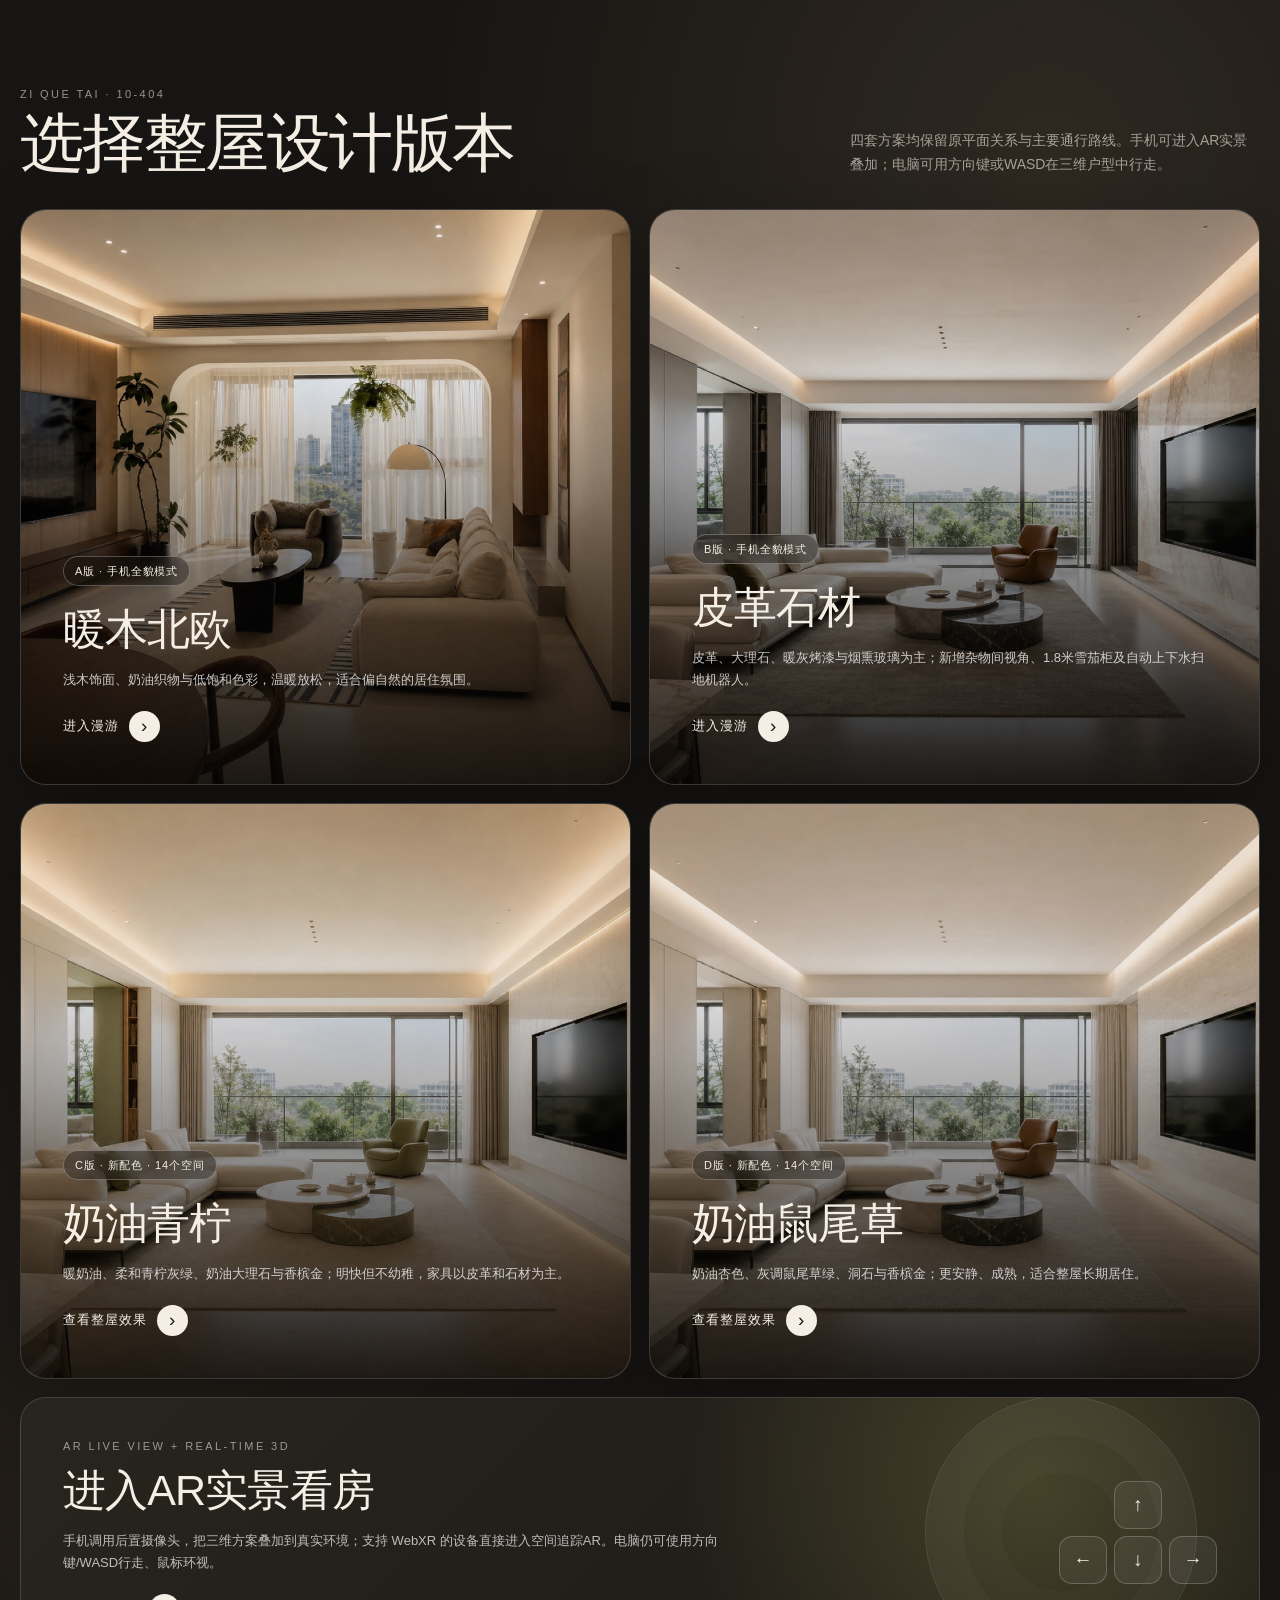
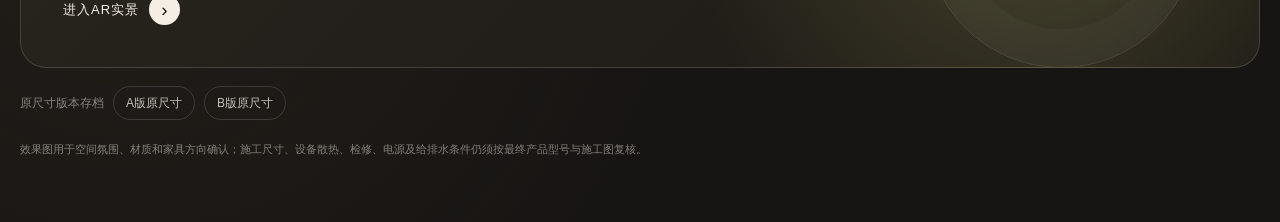
<file: index.html>
<!doctype html>
<html lang="zh-CN">
<head>
  <meta charset="utf-8">
  <meta name="viewport" content="width=device-width, initial-scale=1, viewport-fit=cover">
  <meta name="theme-color" content="#171513">
  <meta name="description" content="正荣滨江紫阙台10-404整屋家装效果、手机AR实景叠加及电脑方向键3D看房，四套设计方案可选">
  <title>紫阙台10-404 · 整屋沉浸漫游</title>
  <style>
    :root {
      color-scheme: dark;
      font-family: -apple-system, BlinkMacSystemFont, "PingFang SC", "Microsoft YaHei", sans-serif;
      background: #171513;
      color: #f4eee5;
    }
    * { box-sizing: border-box; }
    html, body { min-height: 100%; margin: 0; }
    body {
      background:
        radial-gradient(circle at 82% 8%, rgba(180, 151, 115, .15), transparent 32%),
        radial-gradient(circle at 10% 82%, rgba(117, 91, 65, .12), transparent 30%),
        #171513;
    }
    main {
      width: min(1240px, calc(100% - 40px));
      margin: 0 auto;
      padding: clamp(42px, 7vw, 88px) 0 64px;
    }
    header {
      display: flex;
      align-items: end;
      justify-content: space-between;
      gap: 28px;
      margin-bottom: 32px;
    }
    .eyebrow {
      display: block;
      margin-bottom: 10px;
      color: rgba(244,238,229,.58);
      font-size: 11px;
      letter-spacing: .22em;
    }
    h1 {
      margin: 0;
      font-size: clamp(32px, 5vw, 64px);
      line-height: 1.04;
      font-weight: 400;
      letter-spacing: -.035em;
    }
    header p {
      max-width: 410px;
      margin: 0;
      color: rgba(244,238,229,.62);
      font-size: 14px;
      line-height: 1.75;
    }
    .versions {
      display: grid;
      grid-template-columns: repeat(2, minmax(0, 1fr));
      gap: 18px;
    }
    .version {
      position: relative;
      min-height: min(64vh, 680px);
      overflow: hidden;
      border: 1px solid rgba(255,255,255,.13);
      border-radius: 26px;
      background: #211d19;
      color: inherit;
      text-decoration: none;
      isolation: isolate;
      box-shadow: 0 24px 80px rgba(0,0,0,.28);
    }
    .version img {
      position: absolute;
      inset: 0;
      width: 100%;
      height: 100%;
      object-fit: cover;
      transition: transform .75s cubic-bezier(.2,.7,.2,1);
      z-index: -2;
    }
    .version::after {
      content: "";
      position: absolute;
      inset: 0;
      z-index: -1;
      background: linear-gradient(180deg, rgba(8,7,6,.06) 28%, rgba(8,7,6,.87) 100%);
    }
    .version:hover img { transform: scale(1.035); }
    .version:focus-visible { outline: 3px solid #e9d7bd; outline-offset: 4px; }
    .version-content {
      position: absolute;
      inset: auto 0 0;
      padding: clamp(24px, 4vw, 42px);
    }
    .tag {
      display: inline-flex;
      align-items: center;
      min-height: 30px;
      margin-bottom: 15px;
      padding: 0 11px;
      border: 1px solid rgba(255,255,255,.26);
      border-radius: 999px;
      background: rgba(18,15,12,.35);
      font-size: 11px;
      letter-spacing: .08em;
      backdrop-filter: blur(12px);
    }
    h2 {
      margin: 0 0 10px;
      font-size: clamp(25px, 3.4vw, 43px);
      font-weight: 400;
      letter-spacing: -.02em;
    }
    .version p {
      max-width: 530px;
      margin: 0;
      color: rgba(255,255,255,.76);
      font-size: 13px;
      line-height: 1.7;
    }
    .enter {
      display: inline-flex;
      align-items: center;
      gap: 10px;
      margin-top: 19px;
      font-size: 13px;
      letter-spacing: .08em;
    }
    .enter span {
      display: grid;
      place-items: center;
      width: 31px;
      height: 31px;
      border-radius: 50%;
      background: #f4eee5;
      color: #171513;
      font-size: 19px;
    }
    footer {
      margin-top: 20px;
      color: rgba(244,238,229,.48);
      font-size: 11px;
      line-height: 1.65;
    }
    .ar-entry {
      position: relative;
      display: grid;
      grid-template-columns: minmax(0, 1.25fr) minmax(260px, .75fr);
      gap: 24px;
      align-items: center;
      margin-top: 18px;
      padding: clamp(24px, 4vw, 42px);
      overflow: hidden;
      border: 1px solid rgba(255,255,255,.14);
      border-radius: 26px;
      background:
        radial-gradient(circle at 82% 32%, rgba(184,177,95,.25), transparent 34%),
        linear-gradient(135deg, #28241e, #1c1a16);
      color: inherit;
      text-decoration: none;
    }
    .ar-entry::after {
      content: "";
      position: absolute;
      width: 270px;
      height: 270px;
      right: 5%;
      border: 1px solid rgba(255,255,255,.12);
      border-radius: 50%;
      box-shadow: inset 0 0 0 38px rgba(255,255,255,.025), inset 0 0 0 76px rgba(255,255,255,.018);
    }
    .ar-entry > * { position: relative; z-index: 1; }
    .ar-entry h2 { margin-top: 8px; }
    .ar-entry p { max-width: 680px; margin: 0; color: rgba(255,255,255,.7); font-size: 13px; line-height: 1.75; }
    .ar-controls {
      justify-self: end;
      display: grid;
      grid-template-columns: repeat(3, 48px);
      grid-template-rows: repeat(2, 48px);
      gap: 7px;
    }
    .ar-controls span {
      display: grid;
      place-items: center;
      border: 1px solid rgba(255,255,255,.2);
      border-radius: 13px;
      background: rgba(255,255,255,.06);
      font-size: 19px;
    }
    .ar-controls span:first-child { grid-column: 2; }
    .ar-controls span:nth-child(2) { grid-column: 1; grid-row: 2; }
    .ar-controls span:nth-child(3) { grid-column: 2; grid-row: 2; }
    .ar-controls span:nth-child(4) { grid-column: 3; grid-row: 2; }
    .archive {
      display: flex;
      align-items: center;
      flex-wrap: wrap;
      gap: 9px;
      margin-top: 18px;
      color: rgba(244,238,229,.5);
      font-size: 12px;
    }
    .archive a {
      display: inline-flex;
      align-items: center;
      min-height: 34px;
      padding: 0 12px;
      border: 1px solid rgba(255,255,255,.14);
      border-radius: 999px;
      color: rgba(244,238,229,.78);
      text-decoration: none;
    }
    @media (max-width: 760px) {
      main { width: min(100% - 24px, 620px); padding-top: 34px; }
      header { align-items: start; flex-direction: column; margin-bottom: 23px; }
      header p { max-width: 100%; }
      .versions { grid-template-columns: 1fr; }
      .version { min-height: 66vh; border-radius: 20px; }
      .ar-entry { grid-template-columns: 1fr; border-radius: 20px; }
      .ar-controls { justify-self: start; }
    }
    @media (prefers-reduced-motion: reduce) {
      .version img { transition: none; }
    }
  </style>
</head>
<body>
  <main>
    <header>
      <div>
        <span class="eyebrow">ZI QUE TAI · 10-404</span>
        <h1>选择整屋设计版本</h1>
      </div>
      <p>四套方案均保留原平面关系与主要通行路线。手机可进入AR实景叠加；电脑可用方向键或WASD在三维户型中行走。</p>
    </header>

    <section class="versions" aria-label="整屋设计版本">
      <a class="version" href="tour-warm-nordic.html">
        <img src="assets/tour-web/living.jpg" alt="暖木北欧版客厅预览">
        <div class="version-content">
          <span class="tag">A版 · 手机全貌模式</span>
          <h2>暖木北欧</h2>
          <p>浅木饰面、奶油织物与低饱和色彩，温暖放松，适合偏自然的居住氛围。</p>
          <span class="enter">进入漫游 <span aria-hidden="true">›</span></span>
        </div>
      </a>

      <a class="version" href="tour-leather-stone.html">
        <img src="assets/tour-leather-stone/living.jpg" alt="皮革石材版客厅预览">
        <div class="version-content">
          <span class="tag">B版 · 手机全貌模式</span>
          <h2>皮革石材</h2>
          <p>皮革、大理石、暖灰烤漆与烟熏玻璃为主；新增杂物间视角、1.8米雪茄柜及自动上下水扫地机器人。</p>
          <span class="enter">进入漫游 <span aria-hidden="true">›</span></span>
        </div>
      </a>

      <a class="version" href="tour-cream-lime.html">
        <img src="assets/tour-cream-lime/living.jpg" alt="奶油青柠版客厅预览">
        <div class="version-content">
          <span class="tag">C版 · 新配色 · 14个空间</span>
          <h2>奶油青柠</h2>
          <p>暖奶油、柔和青柠灰绿、奶油大理石与香槟金；明快但不幼稚，家具以皮革和石材为主。</p>
          <span class="enter">查看整屋效果 <span aria-hidden="true">›</span></span>
        </div>
      </a>

      <a class="version" href="tour-cream-sage.html">
        <img src="assets/tour-cream-sage/living.jpg" alt="奶油鼠尾草版客厅预览">
        <div class="version-content">
          <span class="tag">D版 · 新配色 · 14个空间</span>
          <h2>奶油鼠尾草</h2>
          <p>奶油杏色、灰调鼠尾草绿、洞石与香槟金；更安静、成熟，适合整屋长期居住。</p>
          <span class="enter">查看整屋效果 <span aria-hidden="true">›</span></span>
        </div>
      </a>
    </section>

    <a class="ar-entry" href="ar-tour.html">
      <div>
        <span class="eyebrow">AR LIVE VIEW + REAL-TIME 3D</span>
        <h2>进入AR实景看房</h2>
        <p>手机调用后置摄像头，把三维方案叠加到真实环境；支持 WebXR 的设备直接进入空间追踪AR。电脑仍可使用方向键/WASD行走、鼠标环视。</p>
        <span class="enter">进入AR实景 <span aria-hidden="true">›</span></span>
      </div>
      <div class="ar-controls" aria-hidden="true"><span>↑</span><span>←</span><span>↓</span><span>→</span></div>
    </a>

    <nav class="archive" aria-label="原尺寸版本存档">
      <span>原尺寸版本存档</span>
      <a href="tour-warm-nordic-original.html">A版原尺寸</a>
      <a href="tour-leather-stone-original.html">B版原尺寸</a>
    </nav>

    <footer>效果图用于空间氛围、材质和家具方向确认；施工尺寸、设备散热、检修、电源及给排水条件仍须按最终产品型号与施工图复核。</footer>
  </main>
</body>
</html>
</file>
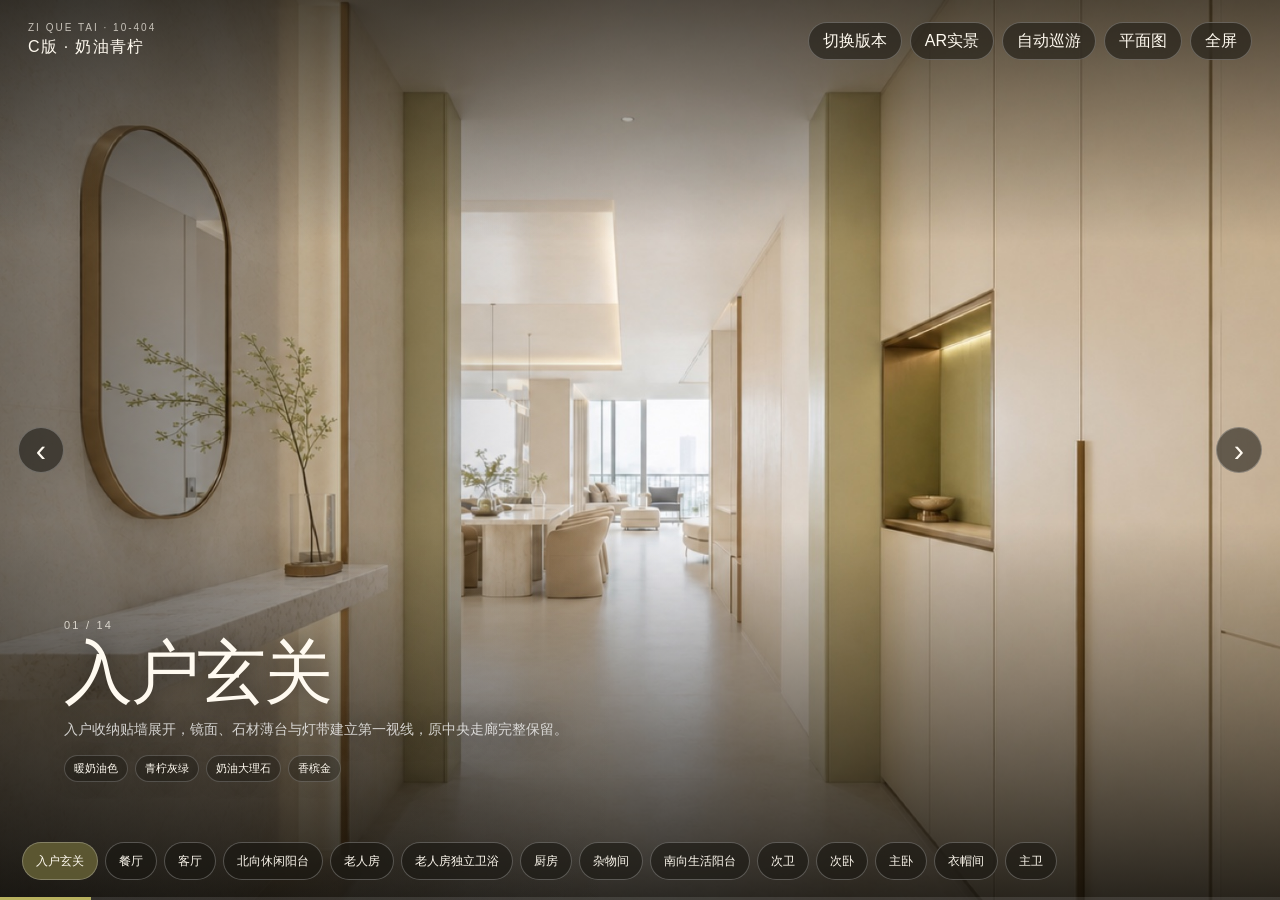
<file: tour-cream-lime.html>
<!doctype html>
<html lang="zh-CN">
<head>
  <meta charset="utf-8">
  <meta name="viewport" content="width=device-width, initial-scale=1, viewport-fit=cover">
  <meta name="theme-color" content="#b8b15f">
  <title>紫阙台10-404 · C版奶油青柠整屋效果</title>
  <link rel="stylesheet" href="tour-palette.css">
</head>
<body>
  <main class="tour" data-variant="lime" aria-label="紫阙台10-404奶油青柠整屋效果漫游">
    <img class="backdrop" id="backdrop" alt="" aria-hidden="true">
    <img class="scene active" id="scene-a" alt="">
    <img class="scene" id="scene-b" alt="">
    <div class="shade" aria-hidden="true"></div>
    <header class="topbar">
      <div class="brand"><span class="eyebrow">ZI QUE TAI · 10-404</span><strong>C版 · 奶油青柠</strong></div>
      <nav class="actions">
        <a class="pill" href="index.html">切换版本</a>
        <a class="pill" href="ar-tour.html?palette=lime">AR实景</a>
        <button class="pill" id="auto" type="button" aria-pressed="false">自动巡游</button>
        <button class="pill" id="plan-open" type="button">平面图</button>
        <button class="pill" id="fullscreen" type="button">全屏</button>
      </nav>
    </header>
    <section class="copy" aria-live="polite">
      <div class="counter" id="counter"></div>
      <h1 id="scene-title"></h1>
      <p id="scene-description"></p>
      <div class="materials" id="materials"></div>
    </section>
    <button class="icon-button prev" id="prev" type="button" aria-label="上一个空间">‹</button>
    <button class="icon-button next" id="next" type="button" aria-label="下一个空间">›</button>
    <nav class="dock" id="dock" aria-label="房间列表"></nav>
    <div class="progress"><span id="progress"></span></div>
    <aside class="plan" id="plan" aria-label="平面图">
      <div class="plan-card">
        <img src="assets/designer-plan.jpg" alt="紫阙台10-404设计师平面布置图">
        <button class="plan-close" id="plan-close" type="button" aria-label="关闭平面图">×</button>
      </div>
    </aside>
  </main>
  <script src="tour-palette.js"></script>
</body>
</html>
</file>
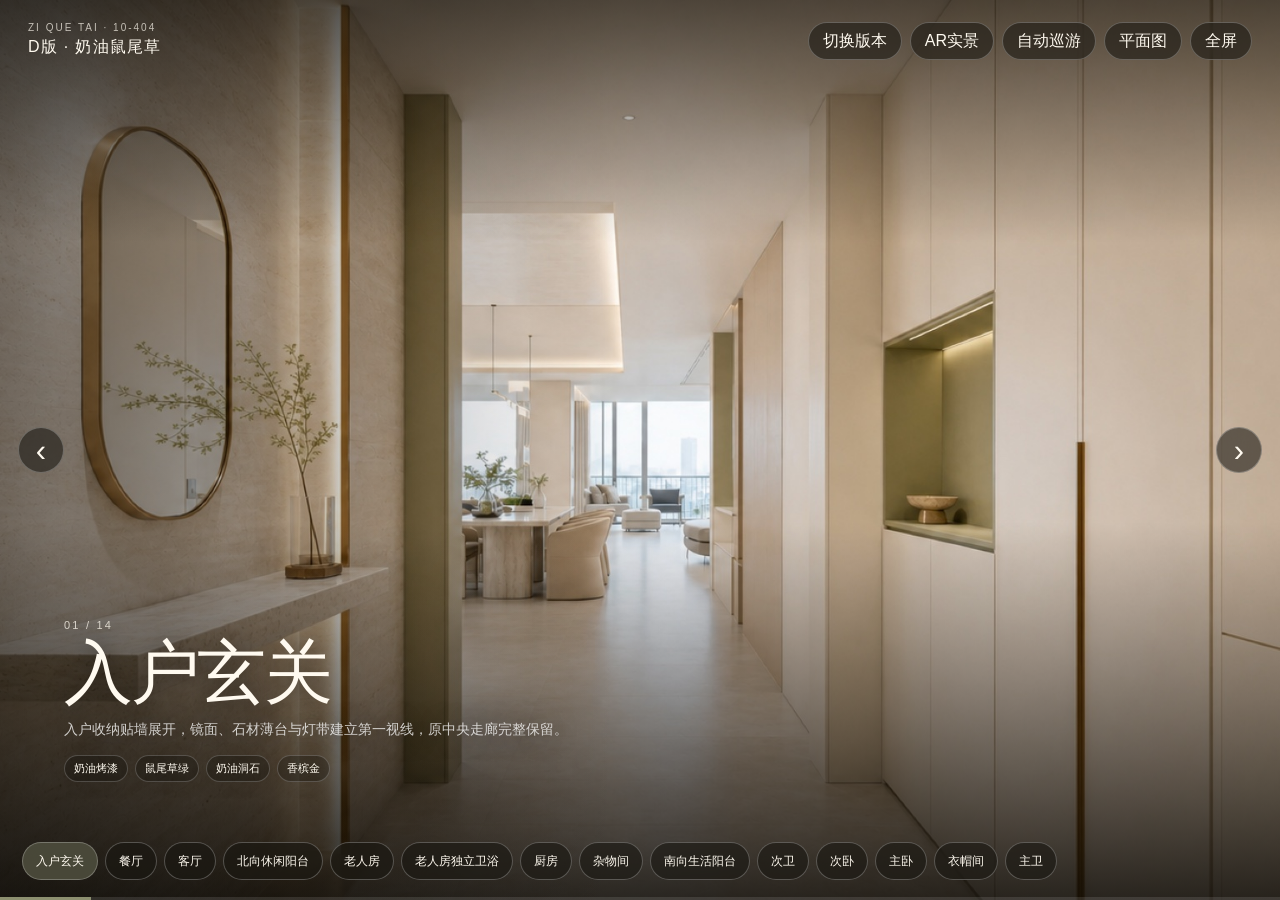
<file: tour-cream-sage.html>
<!doctype html>
<html lang="zh-CN">
<head>
  <meta charset="utf-8">
  <meta name="viewport" content="width=device-width, initial-scale=1, viewport-fit=cover">
  <meta name="theme-color" content="#8d9070">
  <title>紫阙台10-404 · D版奶油鼠尾草整屋效果</title>
  <link rel="stylesheet" href="tour-palette.css">
</head>
<body>
  <main class="tour" data-variant="sage" aria-label="紫阙台10-404奶油鼠尾草整屋效果漫游">
    <img class="backdrop" id="backdrop" alt="" aria-hidden="true">
    <img class="scene active" id="scene-a" alt="">
    <img class="scene" id="scene-b" alt="">
    <div class="shade" aria-hidden="true"></div>
    <header class="topbar">
      <div class="brand"><span class="eyebrow">ZI QUE TAI · 10-404</span><strong>D版 · 奶油鼠尾草</strong></div>
      <nav class="actions">
        <a class="pill" href="index.html">切换版本</a>
        <a class="pill" href="ar-tour.html?palette=sage">AR实景</a>
        <button class="pill" id="auto" type="button" aria-pressed="false">自动巡游</button>
        <button class="pill" id="plan-open" type="button">平面图</button>
        <button class="pill" id="fullscreen" type="button">全屏</button>
      </nav>
    </header>
    <section class="copy" aria-live="polite">
      <div class="counter" id="counter"></div>
      <h1 id="scene-title"></h1>
      <p id="scene-description"></p>
      <div class="materials" id="materials"></div>
    </section>
    <button class="icon-button prev" id="prev" type="button" aria-label="上一个空间">‹</button>
    <button class="icon-button next" id="next" type="button" aria-label="下一个空间">›</button>
    <nav class="dock" id="dock" aria-label="房间列表"></nav>
    <div class="progress"><span id="progress"></span></div>
    <aside class="plan" id="plan" aria-label="平面图">
      <div class="plan-card">
        <img src="assets/designer-plan.jpg" alt="紫阙台10-404设计师平面布置图">
        <button class="plan-close" id="plan-close" type="button" aria-label="关闭平面图">×</button>
      </div>
    </aside>
  </main>
  <script src="tour-palette.js"></script>
</body>
</html>
</file>
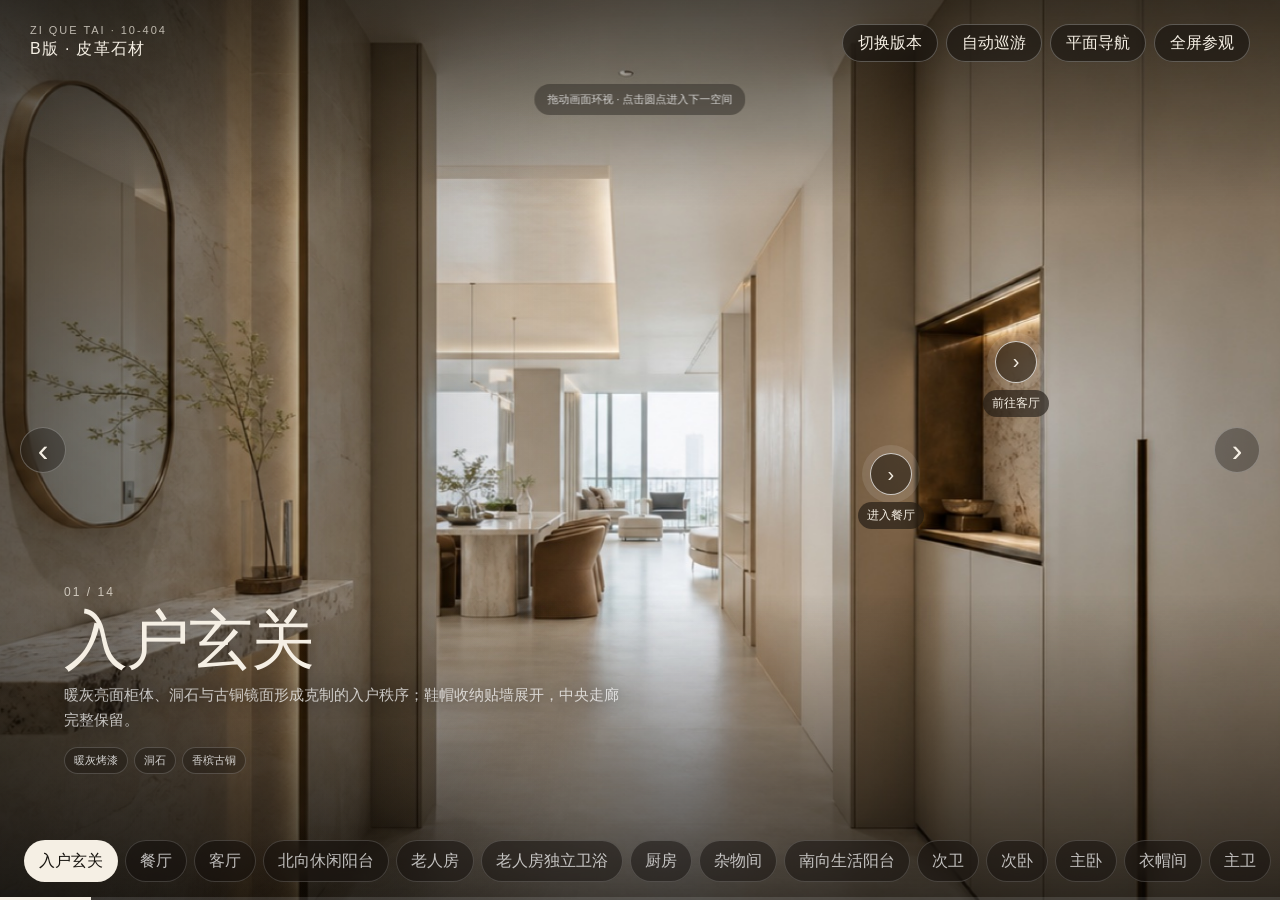
<file: tour-leather-stone-original.html>
<!doctype html>
<html lang="zh-CN">
<head>
  <meta charset="utf-8">
  <meta name="viewport" content="width=device-width, initial-scale=1, viewport-fit=cover">
  <meta name="theme-color" content="#1c1813">
  <title>紫阙台10-404 · B版皮革石材沉浸漫游</title>
</head>
<body>
<div id="ziquetai-tour" class="zt-tour" aria-label="紫阙台10-404皮革石材版沉浸式整屋家装漫游">
  <div class="zt-stage" id="zt-stage">
    <img class="zt-scene zt-scene-a is-active" id="zt-scene-a" alt="" draggable="false">
    <img class="zt-scene zt-scene-b" id="zt-scene-b" alt="" draggable="false">
    <div class="zt-shade" aria-hidden="true"></div>

    <header class="zt-header">
      <div class="zt-brand">
        <span class="zt-kicker">ZI QUE TAI · 10-404</span>
        <span class="zt-brand-name">B版 · 皮革石材</span>
      </div>
      <div class="zt-actions">
        <a class="zt-action" href="index.html">切换版本</a>
        <button type="button" class="zt-action" id="zt-auto" aria-pressed="false">自动巡游</button>
        <button type="button" class="zt-action" id="zt-plan-toggle" aria-expanded="false">平面导航</button>
        <button type="button" class="zt-action" id="zt-fullscreen">全屏参观</button>
      </div>
    </header>

    <section class="zt-copy" aria-live="polite">
      <div class="zt-count"><span id="zt-index">01</span> / <span id="zt-total">14</span></div>
      <h1 id="zt-title">入户玄关</h1>
      <p id="zt-description"></p>
      <div class="zt-materials" id="zt-materials"></div>
    </section>

    <div class="zt-hotspots" id="zt-hotspots" aria-label="空间跳转点"></div>

    <button type="button" class="zt-arrow zt-prev" id="zt-prev" aria-label="上一个空间">‹</button>
    <button type="button" class="zt-arrow zt-next" id="zt-next" aria-label="下一个空间">›</button>

    <div class="zt-look-hint" id="zt-look-hint">拖动画面环视 · 点击圆点进入下一空间</div>

    <aside class="zt-plan" id="zt-plan" aria-hidden="true">
      <div class="zt-plan-head">
        <div>
          <span class="zt-kicker">FLOOR NAVIGATION</span>
          <strong>按原平面关系选空间</strong>
        </div>
        <button type="button" class="zt-plan-close" id="zt-plan-close" aria-label="关闭平面导航">×</button>
      </div>
      <div class="zt-plan-canvas">
        <img src="assets/designer-plan.jpg" alt="紫阙台10-404设计师平面布置图">
        <div id="zt-plan-points"></div>
      </div>
      <p class="zt-plan-note">效果图用于空间氛围与材质方向确认；墙体、门洞和施工尺寸仍以原始 CAD 与最终施工图为准。雪茄柜、自动上下水扫地机器人须按最终型号复核散热、检修、电源、进水和排水条件。</p>
    </aside>

    <nav class="zt-dock" id="zt-dock" aria-label="房间列表"></nav>
    <div class="zt-progress"><span id="zt-progress"></span></div>
  </div>
</div>

<style>
  html, body {
    width: 100%;
    height: 100%;
    margin: 0;
    overflow: hidden;
    background: #1c1813;
  }

  #ziquetai-tour {
    --zt-ivory: #f5efe4;
    --zt-ink: #17140f;
    --zt-glass: rgba(20, 17, 13, .58);
    --zt-line: rgba(255, 255, 255, .26);
    --zt-soft: rgba(255, 255, 255, .72);
    width: 100%;
    color: var(--zt-ivory);
    font-family: -apple-system, BlinkMacSystemFont, "PingFang SC", "Microsoft YaHei", sans-serif;
  }

  #ziquetai-tour * { box-sizing: border-box; }

  #ziquetai-tour .zt-stage {
    position: relative;
    width: 100%;
    height: 100svh;
    min-height: 620px;
    overflow: hidden;
    isolation: isolate;
    background: #1c1813;
    touch-action: none;
    user-select: none;
  }

  #ziquetai-tour .zt-scene {
    position: absolute;
    inset: -4%;
    width: 108%;
    height: 108%;
    object-fit: cover;
    opacity: 0;
    transform: translate3d(var(--pan-x, 0%), var(--pan-y, 0%), 0) scale(1.055);
    transition: opacity .9s ease, transform 1.2s cubic-bezier(.2,.7,.2,1);
    will-change: opacity, transform;
    pointer-events: none;
  }

  #ziquetai-tour .zt-scene.is-active { opacity: 1; }
  #ziquetai-tour .zt-scene.is-drifting { animation: zt-drift 16s ease-in-out infinite alternate; }

  @keyframes zt-drift {
    from { transform: translate3d(-1.1%, -.4%, 0) scale(1.07); }
    to { transform: translate3d(1.1%, .35%, 0) scale(1.09); }
  }

  #ziquetai-tour .zt-shade {
    position: absolute;
    inset: 0;
    z-index: 2;
    pointer-events: none;
    background:
      linear-gradient(180deg, rgba(7,6,4,.55) 0%, transparent 23%),
      linear-gradient(90deg, rgba(7,6,4,.50) 0%, transparent 47%),
      linear-gradient(0deg, rgba(7,6,4,.72) 0%, transparent 34%);
  }

  #ziquetai-tour .zt-header {
    position: absolute;
    z-index: 8;
    inset: 0 0 auto 0;
    display: flex;
    align-items: flex-start;
    justify-content: space-between;
    gap: 20px;
    padding: 24px 30px;
    pointer-events: none;
  }

  #ziquetai-tour .zt-brand { display: grid; gap: 3px; }
  #ziquetai-tour .zt-kicker {
    font-size: 11px;
    letter-spacing: .18em;
    opacity: .72;
  }
  #ziquetai-tour .zt-brand-name { font-size: 16px; font-weight: 500; letter-spacing: .08em; }
  #ziquetai-tour .zt-actions { display: flex; flex-wrap: wrap; justify-content: flex-end; gap: 8px; pointer-events: auto; }
  #ziquetai-tour button { font: inherit; }
  #ziquetai-tour .zt-action,
  #ziquetai-tour .zt-plan-close {
    display: inline-flex;
    align-items: center;
    justify-content: center;
    border: 1px solid var(--zt-line);
    background: var(--zt-glass);
    color: var(--zt-ivory);
    border-radius: 999px;
    min-height: 38px;
    padding: 0 15px;
    cursor: pointer;
    text-decoration: none;
    backdrop-filter: blur(16px);
    -webkit-backdrop-filter: blur(16px);
  }
  #ziquetai-tour .zt-action:hover,
  #ziquetai-tour .zt-action[aria-pressed="true"] { background: rgba(245,239,228,.20); }

  #ziquetai-tour .zt-copy {
    position: absolute;
    z-index: 5;
    left: clamp(24px, 5vw, 76px);
    bottom: 126px;
    max-width: min(580px, 63vw);
    pointer-events: none;
  }
  #ziquetai-tour .zt-count { font-size: 12px; letter-spacing: .17em; opacity: .74; }
  #ziquetai-tour .zt-copy h1 {
    margin: 8px 0 9px;
    font-size: clamp(34px, 5vw, 70px);
    line-height: 1.04;
    font-weight: 400;
    letter-spacing: -.025em;
    text-shadow: 0 2px 28px rgba(0,0,0,.24);
  }
  #ziquetai-tour .zt-copy p {
    margin: 0;
    max-width: 560px;
    font-size: clamp(13px, 1.15vw, 16px);
    line-height: 1.7;
    color: var(--zt-soft);
    text-shadow: 0 1px 16px rgba(0,0,0,.5);
  }
  #ziquetai-tour .zt-materials { display: flex; flex-wrap: wrap; gap: 6px; margin-top: 14px; }
  #ziquetai-tour .zt-materials span {
    padding: 5px 9px;
    border: 1px solid rgba(255,255,255,.18);
    border-radius: 999px;
    background: rgba(16,13,10,.28);
    font-size: 11px;
    color: rgba(255,255,255,.78);
    backdrop-filter: blur(10px);
  }

  #ziquetai-tour .zt-arrow {
    position: absolute;
    z-index: 7;
    top: 50%;
    width: 46px;
    height: 46px;
    margin-top: -23px;
    border: 1px solid var(--zt-line);
    border-radius: 50%;
    background: rgba(16,13,10,.32);
    color: var(--zt-ivory);
    font-size: 32px;
    line-height: 1;
    cursor: pointer;
    backdrop-filter: blur(12px);
  }
  #ziquetai-tour .zt-prev { left: 20px; }
  #ziquetai-tour .zt-next { right: 20px; }

  #ziquetai-tour .zt-hotspots { position: absolute; inset: 82px 70px 112px; z-index: 6; pointer-events: none; }
  #ziquetai-tour .zt-hotspot {
    position: absolute;
    transform: translate(-50%, -50%);
    display: grid;
    justify-items: center;
    gap: 7px;
    border: 0;
    padding: 0;
    background: transparent;
    color: var(--zt-ivory);
    cursor: pointer;
    pointer-events: auto;
  }
  #ziquetai-tour .zt-hotspot-dot {
    display: grid;
    place-items: center;
    width: 42px;
    height: 42px;
    border: 1px solid rgba(255,255,255,.72);
    border-radius: 50%;
    background: rgba(18,15,11,.48);
    box-shadow: 0 0 0 8px rgba(255,255,255,.10);
    font-size: 20px;
    animation: zt-pulse 2.4s ease-in-out infinite;
    backdrop-filter: blur(8px);
  }
  #ziquetai-tour .zt-hotspot-label {
    padding: 5px 9px;
    border-radius: 999px;
    background: rgba(18,15,11,.56);
    font-size: 12px;
    white-space: nowrap;
    backdrop-filter: blur(10px);
  }
  @keyframes zt-pulse { 50% { box-shadow: 0 0 0 13px rgba(255,255,255,.03); } }

  #ziquetai-tour .zt-look-hint {
    position: absolute;
    z-index: 6;
    left: 50%;
    top: 84px;
    transform: translateX(-50%);
    padding: 8px 13px;
    border-radius: 999px;
    background: rgba(16,13,10,.36);
    color: rgba(255,255,255,.76);
    font-size: 11px;
    backdrop-filter: blur(10px);
    transition: opacity .5s ease;
    pointer-events: none;
  }

  #ziquetai-tour .zt-dock {
    position: absolute;
    z-index: 8;
    left: 0;
    right: 0;
    bottom: 18px;
    display: flex;
    gap: 7px;
    padding: 0 24px;
    overflow-x: auto;
    scrollbar-width: none;
    pointer-events: auto;
  }
  #ziquetai-tour .zt-dock::-webkit-scrollbar { display: none; }
  #ziquetai-tour .zt-room {
    flex: 0 0 auto;
    min-height: 42px;
    padding: 0 14px;
    border: 1px solid rgba(255,255,255,.17);
    border-radius: 999px;
    background: rgba(16,13,10,.46);
    color: rgba(255,255,255,.72);
    cursor: pointer;
    white-space: nowrap;
    backdrop-filter: blur(14px);
  }
  #ziquetai-tour .zt-room.is-active { background: var(--zt-ivory); color: var(--zt-ink); border-color: transparent; }
  #ziquetai-tour .zt-progress { position: absolute; z-index: 9; left: 0; right: 0; bottom: 0; height: 3px; background: rgba(255,255,255,.12); }
  #ziquetai-tour .zt-progress span { display: block; width: 0; height: 100%; background: var(--zt-ivory); transition: width .35s ease; }

  #ziquetai-tour .zt-plan {
    position: absolute;
    z-index: 12;
    top: 0;
    right: 0;
    width: min(560px, 92vw);
    height: 100%;
    padding: 24px;
    background: rgba(22,19,15,.92);
    backdrop-filter: blur(24px);
    transform: translateX(102%);
    transition: transform .45s cubic-bezier(.2,.8,.2,1);
    overflow-y: auto;
    pointer-events: auto;
  }
  #ziquetai-tour .zt-plan.is-open { transform: translateX(0); }
  #ziquetai-tour .zt-plan-head { display: flex; align-items: center; justify-content: space-between; gap: 16px; margin-bottom: 18px; }
  #ziquetai-tour .zt-plan-head > div { display: grid; gap: 5px; }
  #ziquetai-tour .zt-plan-close { width: 40px; padding: 0; font-size: 25px; }
  #ziquetai-tour .zt-plan-canvas { position: relative; width: 100%; background: #f1eee7; border-radius: 18px; overflow: hidden; }
  #ziquetai-tour .zt-plan-canvas img { display: block; width: 100%; height: auto; opacity: .9; }
  #ziquetai-tour .zt-map-point {
    position: absolute;
    transform: translate(-50%, -50%);
    width: 18px;
    height: 18px;
    padding: 0;
    border: 2px solid #fff;
    border-radius: 50%;
    background: #8f6b43;
    box-shadow: 0 2px 10px rgba(0,0,0,.28);
    cursor: pointer;
  }
  #ziquetai-tour .zt-map-point.is-active { width: 24px; height: 24px; background: #71805d; }
  #ziquetai-tour .zt-map-point::after {
    content: attr(aria-label);
    position: absolute;
    left: 50%;
    bottom: 24px;
    transform: translateX(-50%);
    padding: 4px 7px;
    border-radius: 5px;
    background: rgba(20,17,13,.88);
    color: #fff;
    font-size: 10px;
    white-space: nowrap;
    opacity: 0;
    pointer-events: none;
  }
  #ziquetai-tour .zt-map-point:hover::after,
  #ziquetai-tour .zt-map-point:focus-visible::after { opacity: 1; }
  #ziquetai-tour .zt-plan-note { margin: 14px 2px 0; color: rgba(255,255,255,.62); font-size: 12px; line-height: 1.7; }

  @media (max-width: 720px) {
    #ziquetai-tour .zt-stage { min-height: 560px; }
    #ziquetai-tour .zt-header { padding: 16px; align-items: flex-start; }
    #ziquetai-tour .zt-kicker { font-size: 9px; letter-spacing: .08em; white-space: nowrap; }
    #ziquetai-tour .zt-brand-name { font-size: 14px; }
    #ziquetai-tour .zt-actions { max-width: 205px; gap: 5px; }
    #ziquetai-tour .zt-action { min-height: 34px; padding: 0 10px; font-size: 11px; }
    #ziquetai-tour .zt-copy { left: 20px; bottom: 118px; max-width: calc(100vw - 40px); }
    #ziquetai-tour .zt-copy h1 { font-size: 37px; }
    #ziquetai-tour .zt-copy p { max-width: 88vw; line-height: 1.55; }
    #ziquetai-tour .zt-materials { display: none; }
    #ziquetai-tour .zt-arrow { top: 48%; width: 40px; height: 40px; font-size: 28px; }
    #ziquetai-tour .zt-prev { left: 10px; }
    #ziquetai-tour .zt-next { right: 10px; }
    #ziquetai-tour .zt-hotspots { inset: 86px 28px 120px; }
    #ziquetai-tour .zt-hotspot-label { display: none; }
    #ziquetai-tour .zt-hotspot-dot { width: 36px; height: 36px; }
    #ziquetai-tour .zt-look-hint { top: 72px; }
    #ziquetai-tour .zt-dock { padding: 0 14px; bottom: 16px; }
    #ziquetai-tour .zt-room { min-height: 39px; padding: 0 12px; font-size: 12px; }
    #ziquetai-tour .zt-plan { padding: 18px; }
  }

  @media (prefers-reduced-motion: reduce) {
    #ziquetai-tour .zt-scene,
    #ziquetai-tour .zt-plan,
    #ziquetai-tour .zt-progress span { transition-duration: .01ms; }
    #ziquetai-tour .zt-scene.is-drifting,
    #ziquetai-tour .zt-hotspot-dot { animation: none; }
  }
</style>

<script>
(() => {
  const root = document.getElementById('ziquetai-tour');
  if (!root) return;

  const scenes = [
    { id:'entry', name:'入户玄关', zone:'公共区', image:'assets/tour-leather-stone/entry.jpg', map:[67,54], desc:'暖灰亮面柜体、洞石与古铜镜面形成克制的入户秩序；鞋帽收纳贴墙展开，中央走廊完整保留。', mats:['暖灰烤漆','洞石','香槟古铜'], links:[['dining',72,58,'进入餐厅'],['living',83,42,'前往客厅']] },
    { id:'dining', name:'餐厅', zone:'公共区', image:'assets/tour-leather-stone/dining.jpg', map:[50,64], desc:'椭圆大理石餐桌与皮革餐椅建立高级但安静的用餐氛围，餐边柜以烤漆和烟熏玻璃替代实木家具。', mats:['天然大理石','头层皮革','烟熏玻璃'], links:[['living',24,45,'进入客厅'],['kitchen',76,46,'进入厨房'],['storage-room',44,70,'前往杂物间']] },
    { id:'living', name:'客厅', zone:'公共区', image:'assets/tour-leather-stone/living.jpg', map:[59,28], desc:'象牙白皮革模块沙发、焦糖色单椅与大理石茶几构成公共区核心，石材电视墙保持整体感并减少零散家具。', mats:['象牙白皮革','焦糖色皮革','大理石'], links:[['north-balcony',52,43,'走向北阳台'],['dining',18,70,'返回餐厅']] },
    { id:'north-balcony', name:'北向休闲阳台', zone:'公共区', image:'assets/tour-leather-stone/north-balcony.jpg', map:[58,8], desc:'轻量金属编织休闲椅与洞石边几控制体量，不遮挡北向采光，也避免厚重实木家具。', mats:['户外编织','香槟金属','洞石'], links:[['living',17,52,'回到客厅']] },
    { id:'elder-bedroom', name:'老人房', zone:'长辈套房', image:'assets/tour-leather-stone/elder-bedroom.jpg', map:[76,27], desc:'软包皮革床、圆角石材边几和无门槛动线兼顾舒适与安全，夜间照明低位连续且防眩。', mats:['哑光皮革','洞石','防眩光照明'], links:[['elder-ensuite',18,43,'进入独立卫浴'],['living',64,68,'前往客厅']] },
    { id:'elder-ensuite', name:'老人房独立卫浴', zone:'长辈套房', image:'assets/tour-leather-stone/elder-ensuite.jpg', map:[72,41], desc:'无门槛淋浴、坐凳与扶手融入浅色石材系统，减少拼缝与高差，保留安全转身空间。', mats:['防滑石材','暖灰烤漆','香槟五金'], links:[['elder-bedroom',14,56,'返回老人房']] },
    { id:'kitchen', name:'厨房', zone:'家务区', image:'assets/tour-leather-stone/kitchen.jpg', map:[62,74], desc:'暖灰烤漆高柜将电器整合到顶，大理石纹墙面与香槟五金提升质感，玻璃移门兼顾通透与控油烟。', mats:['暖灰烤漆','石英岩','香槟五金'], links:[['dining',14,54,'返回餐厅'],['south-balcony',53,42,'进入生活阳台'],['storage-room',28,66,'前往杂物间']] },
    { id:'storage-room', name:'杂物间', zone:'家务区', image:'assets/tour-leather-stone/storage-room.jpg', map:[39,66], desc:'1.8米高恒温恒湿雪茄柜与清洁收纳并列；自动上下水扫地机器人藏入下柜，检修口、进排水与电源集中预留。', mats:['烟熏玻璃','雪松层架','暖灰烤漆'], links:[['dining',38,48,'返回餐厅'],['kitchen',74,50,'前往厨房']] },
    { id:'south-balcony', name:'南向生活阳台', zone:'家务区', image:'assets/tour-leather-stone/south-utility-balcony.jpg', map:[47,83], desc:'洗烘、清洁池与晾晒系统被统一纳入耐水烤漆柜体；机器人基站集中放在杂物间，阳台保持清爽。', mats:['耐水烤漆','防滑石材','石英石'], links:[['kitchen',14,46,'返回厨房']] },
    { id:'secondary-bathroom', name:'次卫', zone:'次卧区', image:'assets/tour-leather-stone/secondary-bathroom.jpg', map:[34,69], desc:'洗漱、如厕与淋浴沿狭长动线有序展开，浅色大理石与暖灰柜体降低视觉切割。', mats:['浅色大理石','暖灰烤漆','香槟五金'], links:[['secondary-bedroom',26,60,'进入次卧'],['entry',75,60,'返回过道']] },
    { id:'secondary-bedroom', name:'次卧', zone:'次卧区', image:'assets/tour-leather-stone/secondary-bedroom.jpg', map:[25,66], desc:'皮革软包床、悬浮石材书桌与整墙烤漆收纳形成完整居住功能，低饱和橄榄绿仅作局部点缀。', mats:['细纹皮革','浅色大理石','暖灰烤漆'], links:[['secondary-bathroom',20,58,'前往次卫'],['entry',82,62,'返回过道']] },
    { id:'primary-bedroom', name:'主卧', zone:'主卧套房', image:'assets/tour-leather-stone/primary-bedroom.jpg', map:[21,27], desc:'象牙白皮革床、暖灰软包墙面与浅色大理石构成低对比套房，衣帽间入口与床边通道保持清晰。', mats:['象牙白皮革','大理石','暖灰软包'], links:[['walk-in-closet',76,46,'进入衣帽间'],['primary-bathroom',18,56,'进入主卫']] },
    { id:'walk-in-closet', name:'衣帽间', zone:'主卧套房', image:'assets/tour-leather-stone/walk-in-closet.jpg', map:[34,30], desc:'烟熏玻璃柜门、香槟金属框与皮革抽屉内衬建立展示感，小型大理石中岛控制尺度并保留双侧通行。', mats:['烟熏玻璃','皮革内衬','奶油大理石'], links:[['primary-bedroom',19,46,'返回主卧'],['primary-bathroom',80,46,'前往主卫']] },
    { id:'primary-bathroom', name:'主卫', zone:'主卧套房', image:'assets/tour-leather-stone/primary-bathroom.jpg', map:[23,44], desc:'双台盆、整面浅色大理石与无门槛淋浴统一在同一材质体系，暖灰悬浮浴室柜让空间更轻。', mats:['奶油大理石','暖灰烤漆','香槟五金'], links:[['walk-in-closet',16,58,'返回衣帽间'],['primary-bedroom',76,58,'返回主卧']] }
  ];

  const byId = Object.fromEntries(scenes.map((s, i) => [s.id, { ...s, index:i }]));
  const stage = root.querySelector('#zt-stage');
  const imgA = root.querySelector('#zt-scene-a');
  const imgB = root.querySelector('#zt-scene-b');
  const title = root.querySelector('#zt-title');
  const description = root.querySelector('#zt-description');
  const materials = root.querySelector('#zt-materials');
  const indexLabel = root.querySelector('#zt-index');
  const totalLabel = root.querySelector('#zt-total');
  const progress = root.querySelector('#zt-progress');
  const hotspots = root.querySelector('#zt-hotspots');
  const dock = root.querySelector('#zt-dock');
  const plan = root.querySelector('#zt-plan');
  const planPoints = root.querySelector('#zt-plan-points');
  const planToggle = root.querySelector('#zt-plan-toggle');
  const planClose = root.querySelector('#zt-plan-close');
  const autoButton = root.querySelector('#zt-auto');
  const lookHint = root.querySelector('#zt-look-hint');
  let activeIndex = 0;
  let front = imgA;
  let back = imgB;
  let autoTimer = null;
  let isAuto = false;
  let dragging = false;
  let dragStart = null;
  let pan = { x:0, y:0 };

  totalLabel.textContent = String(scenes.length).padStart(2,'0');

  function roomButton(scene, i) {
    const b = document.createElement('button');
    b.type = 'button';
    b.className = 'zt-room';
    b.textContent = scene.name;
    b.dataset.index = i;
    b.addEventListener('click', () => show(i));
    dock.appendChild(b);
  }

  function mapButton(scene, i) {
    const b = document.createElement('button');
    b.type = 'button';
    b.className = 'zt-map-point';
    b.style.left = scene.map[0] + '%';
    b.style.top = scene.map[1] + '%';
    b.setAttribute('aria-label', scene.name);
    b.dataset.index = i;
    b.addEventListener('click', () => { show(i); closePlan(); });
    planPoints.appendChild(b);
  }

  scenes.forEach((scene, i) => { roomButton(scene, i); mapButton(scene, i); });

  function setSceneImage(image, scene) {
    image.src = scene.image;
    image.alt = scene.name + '家装效果图';
    image.style.setProperty('--pan-x', '0%');
    image.style.setProperty('--pan-y', '0%');
  }

  function renderHotspots(scene) {
    hotspots.replaceChildren();
    scene.links.forEach(([target, x, y, label]) => {
      const b = document.createElement('button');
      b.type = 'button';
      b.className = 'zt-hotspot';
      b.style.left = x + '%';
      b.style.top = y + '%';
      b.innerHTML = '<span class="zt-hotspot-dot" aria-hidden="true">›</span><span class="zt-hotspot-label"></span>';
      b.querySelector('.zt-hotspot-label').textContent = label;
      b.setAttribute('aria-label', label);
      b.addEventListener('click', (event) => { event.stopPropagation(); show(byId[target].index); });
      hotspots.appendChild(b);
    });
  }

  function show(index, immediate = false) {
    activeIndex = (index + scenes.length) % scenes.length;
    const scene = scenes[activeIndex];
    pan = { x:0, y:0 };
    const incoming = back;
    const outgoing = front;
    const activate = () => {
      outgoing.classList.remove('is-active','is-drifting');
      incoming.classList.add('is-active','is-drifting');
      front = incoming;
      back = outgoing;
    };
    setSceneImage(incoming, scene);
    incoming.onload = activate;
    if (immediate || incoming.complete) activate();
    title.textContent = scene.name;
    description.textContent = scene.desc;
    indexLabel.textContent = String(activeIndex + 1).padStart(2,'0');
    progress.style.width = ((activeIndex + 1) / scenes.length * 100) + '%';
    materials.replaceChildren(...scene.mats.map(text => { const s=document.createElement('span'); s.textContent=text; return s; }));
    renderHotspots(scene);
    root.querySelectorAll('.zt-room').forEach((b, i) => b.classList.toggle('is-active', i === activeIndex));
    root.querySelectorAll('.zt-map-point').forEach((b, i) => b.classList.toggle('is-active', i === activeIndex));
    const selected = dock.querySelector('[data-index="' + activeIndex + '"]');
    if (selected) {
      const left = selected.offsetLeft - dock.clientWidth / 2 + selected.offsetWidth / 2;
      dock.scrollTo({ left: Math.max(0, left), behavior:'smooth' });
    }
    if (isAuto) restartAuto();
  }

  function openPlan() {
    plan.classList.add('is-open');
    plan.setAttribute('aria-hidden','false');
    planToggle.setAttribute('aria-expanded','true');
  }
  function closePlan() {
    plan.classList.remove('is-open');
    plan.setAttribute('aria-hidden','true');
    planToggle.setAttribute('aria-expanded','false');
  }

  function restartAuto() {
    clearInterval(autoTimer);
    if (!isAuto) return;
    autoTimer = setInterval(() => show(activeIndex + 1), 7200);
  }

  function toggleAuto() {
    isAuto = !isAuto;
    autoButton.setAttribute('aria-pressed', String(isAuto));
    autoButton.textContent = isAuto ? '暂停巡游' : '自动巡游';
    restartAuto();
  }

  root.querySelector('#zt-prev').addEventListener('click', () => show(activeIndex - 1));
  root.querySelector('#zt-next').addEventListener('click', () => show(activeIndex + 1));
  planToggle.addEventListener('click', () => plan.classList.contains('is-open') ? closePlan() : openPlan());
  planClose.addEventListener('click', closePlan);
  autoButton.addEventListener('click', toggleAuto);
  root.querySelector('#zt-fullscreen').addEventListener('click', () => {
    if (!document.fullscreenElement) stage.requestFullscreen?.();
    else document.exitFullscreen?.();
  });

  stage.addEventListener('pointerdown', (event) => {
    if (event.target.closest('button, nav, aside')) return;
    dragging = true;
    dragStart = { x:event.clientX, y:event.clientY, panX:pan.x, panY:pan.y };
    front.classList.remove('is-drifting');
    stage.setPointerCapture?.(event.pointerId);
    lookHint.style.opacity = '0';
  });
  stage.addEventListener('pointermove', (event) => {
    if (!dragging || !dragStart) return;
    const dx = (event.clientX - dragStart.x) / stage.clientWidth * 9;
    const dy = (event.clientY - dragStart.y) / stage.clientHeight * 7;
    pan.x = Math.max(-3.2, Math.min(3.2, dragStart.panX + dx));
    pan.y = Math.max(-2.2, Math.min(2.2, dragStart.panY + dy));
    front.style.setProperty('--pan-x', pan.x + '%');
    front.style.setProperty('--pan-y', pan.y + '%');
  });
  const endDrag = () => { dragging = false; dragStart = null; };
  stage.addEventListener('pointerup', endDrag);
  stage.addEventListener('pointercancel', endDrag);

  document.addEventListener('keydown', (event) => {
    if (event.key === 'ArrowRight') show(activeIndex + 1);
    if (event.key === 'ArrowLeft') show(activeIndex - 1);
    if (event.key === 'Escape') closePlan();
    if (event.key.toLowerCase() === 'm') openPlan();
  });

  setTimeout(() => { lookHint.style.opacity = '0'; }, 5200);
  scenes.slice(1).forEach(scene => { const img = new Image(); img.src = scene.image; });
  show(0, true);
})();
</script>
</body>
</html>
</file>
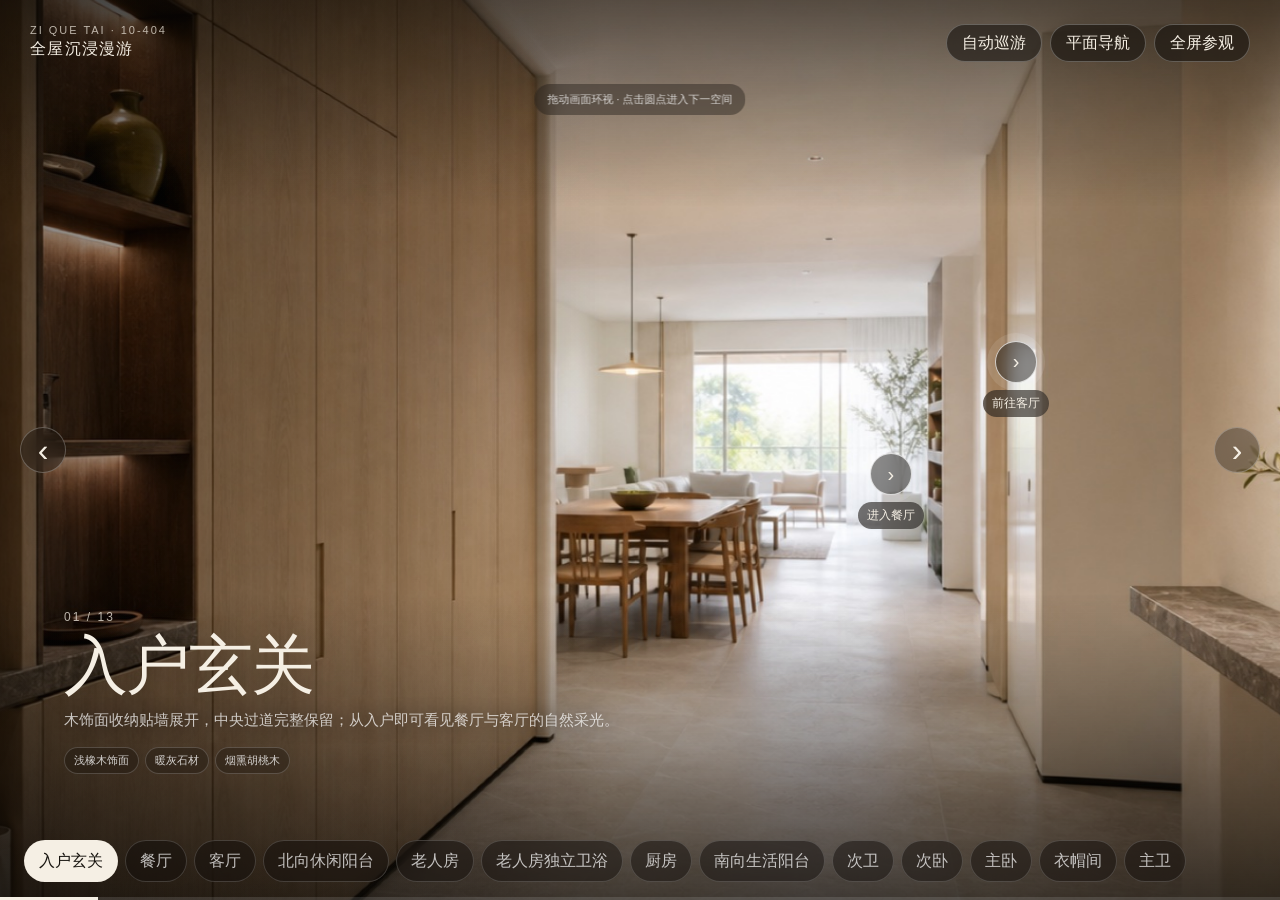
<file: tour-warm-nordic-original.html>
<!doctype html>
<html lang="zh-CN">
<head>
  <meta charset="utf-8">
  <meta name="viewport" content="width=device-width, initial-scale=1, viewport-fit=cover">
  <meta name="theme-color" content="#1c1813">
  <title>紫阙台10-404 · A版暖木北欧沉浸漫游</title>
</head>
<body>
<div id="ziquetai-tour" class="zt-tour" aria-label="紫阙台10-404沉浸式整屋家装漫游">
  <div class="zt-stage" id="zt-stage">
    <img class="zt-scene zt-scene-a is-active" id="zt-scene-a" alt="" draggable="false">
    <img class="zt-scene zt-scene-b" id="zt-scene-b" alt="" draggable="false">
    <div class="zt-shade" aria-hidden="true"></div>

    <header class="zt-header">
      <div class="zt-brand">
        <span class="zt-kicker">ZI QUE TAI · 10-404</span>
        <span class="zt-brand-name">全屋沉浸漫游</span>
      </div>
      <div class="zt-actions">
        <button type="button" class="zt-action" id="zt-auto" aria-pressed="false">自动巡游</button>
        <button type="button" class="zt-action" id="zt-plan-toggle" aria-expanded="false">平面导航</button>
        <button type="button" class="zt-action" id="zt-fullscreen">全屏参观</button>
      </div>
    </header>

    <section class="zt-copy" aria-live="polite">
      <div class="zt-count"><span id="zt-index">01</span> / <span id="zt-total">13</span></div>
      <h1 id="zt-title">入户玄关</h1>
      <p id="zt-description"></p>
      <div class="zt-materials" id="zt-materials"></div>
    </section>

    <div class="zt-hotspots" id="zt-hotspots" aria-label="空间跳转点"></div>

    <button type="button" class="zt-arrow zt-prev" id="zt-prev" aria-label="上一个空间">‹</button>
    <button type="button" class="zt-arrow zt-next" id="zt-next" aria-label="下一个空间">›</button>

    <div class="zt-look-hint" id="zt-look-hint">拖动画面环视 · 点击圆点进入下一空间</div>

    <aside class="zt-plan" id="zt-plan" aria-hidden="true">
      <div class="zt-plan-head">
        <div>
          <span class="zt-kicker">FLOOR NAVIGATION</span>
          <strong>按原平面关系选空间</strong>
        </div>
        <button type="button" class="zt-plan-close" id="zt-plan-close" aria-label="关闭平面导航">×</button>
      </div>
      <div class="zt-plan-canvas">
        <img src="assets/designer-plan.jpg" alt="紫阙台10-404设计师平面布置图">
        <div id="zt-plan-points"></div>
      </div>
      <p class="zt-plan-note">效果图用于空间氛围与材质方向确认；墙体、门洞和施工尺寸仍以原始 CAD 与最终施工图为准。</p>
    </aside>

    <nav class="zt-dock" id="zt-dock" aria-label="房间列表"></nav>
    <div class="zt-progress"><span id="zt-progress"></span></div>
  </div>
</div>

<style>
  html, body {
    width: 100%;
    height: 100%;
    margin: 0;
    overflow: hidden;
    background: #1c1813;
  }

  #ziquetai-tour {
    --zt-ivory: #f5efe4;
    --zt-ink: #17140f;
    --zt-glass: rgba(20, 17, 13, .58);
    --zt-line: rgba(255, 255, 255, .26);
    --zt-soft: rgba(255, 255, 255, .72);
    width: 100%;
    color: var(--zt-ivory);
    font-family: -apple-system, BlinkMacSystemFont, "PingFang SC", "Microsoft YaHei", sans-serif;
  }

  #ziquetai-tour * { box-sizing: border-box; }

  #ziquetai-tour .zt-stage {
    position: relative;
    width: 100%;
    height: 100svh;
    min-height: 620px;
    overflow: hidden;
    isolation: isolate;
    background: #1c1813;
    touch-action: none;
    user-select: none;
  }

  #ziquetai-tour .zt-scene {
    position: absolute;
    inset: -4%;
    width: 108%;
    height: 108%;
    object-fit: cover;
    opacity: 0;
    transform: translate3d(var(--pan-x, 0%), var(--pan-y, 0%), 0) scale(1.055);
    transition: opacity .9s ease, transform 1.2s cubic-bezier(.2,.7,.2,1);
    will-change: opacity, transform;
    pointer-events: none;
  }

  #ziquetai-tour .zt-scene.is-active { opacity: 1; }
  #ziquetai-tour .zt-scene.is-drifting { animation: zt-drift 16s ease-in-out infinite alternate; }

  @keyframes zt-drift {
    from { transform: translate3d(-1.1%, -.4%, 0) scale(1.07); }
    to { transform: translate3d(1.1%, .35%, 0) scale(1.09); }
  }

  #ziquetai-tour .zt-shade {
    position: absolute;
    inset: 0;
    z-index: 2;
    pointer-events: none;
    background:
      linear-gradient(180deg, rgba(7,6,4,.55) 0%, transparent 23%),
      linear-gradient(90deg, rgba(7,6,4,.50) 0%, transparent 47%),
      linear-gradient(0deg, rgba(7,6,4,.72) 0%, transparent 34%);
  }

  #ziquetai-tour .zt-header {
    position: absolute;
    z-index: 8;
    inset: 0 0 auto 0;
    display: flex;
    align-items: flex-start;
    justify-content: space-between;
    gap: 20px;
    padding: 24px 30px;
    pointer-events: none;
  }

  #ziquetai-tour .zt-brand { display: grid; gap: 3px; }
  #ziquetai-tour .zt-kicker {
    font-size: 11px;
    letter-spacing: .18em;
    opacity: .72;
  }
  #ziquetai-tour .zt-brand-name { font-size: 16px; font-weight: 500; letter-spacing: .08em; }
  #ziquetai-tour .zt-actions { display: flex; flex-wrap: wrap; justify-content: flex-end; gap: 8px; pointer-events: auto; }
  #ziquetai-tour button { font: inherit; }
  #ziquetai-tour .zt-action,
  #ziquetai-tour .zt-plan-close {
    border: 1px solid var(--zt-line);
    background: var(--zt-glass);
    color: var(--zt-ivory);
    border-radius: 999px;
    min-height: 38px;
    padding: 0 15px;
    cursor: pointer;
    backdrop-filter: blur(16px);
    -webkit-backdrop-filter: blur(16px);
  }
  #ziquetai-tour .zt-action:hover,
  #ziquetai-tour .zt-action[aria-pressed="true"] { background: rgba(245,239,228,.20); }

  #ziquetai-tour .zt-copy {
    position: absolute;
    z-index: 5;
    left: clamp(24px, 5vw, 76px);
    bottom: 126px;
    max-width: min(580px, 63vw);
    pointer-events: none;
  }
  #ziquetai-tour .zt-count { font-size: 12px; letter-spacing: .17em; opacity: .74; }
  #ziquetai-tour .zt-copy h1 {
    margin: 8px 0 9px;
    font-size: clamp(34px, 5vw, 70px);
    line-height: 1.04;
    font-weight: 400;
    letter-spacing: -.025em;
    text-shadow: 0 2px 28px rgba(0,0,0,.24);
  }
  #ziquetai-tour .zt-copy p {
    margin: 0;
    max-width: 560px;
    font-size: clamp(13px, 1.15vw, 16px);
    line-height: 1.7;
    color: var(--zt-soft);
    text-shadow: 0 1px 16px rgba(0,0,0,.5);
  }
  #ziquetai-tour .zt-materials { display: flex; flex-wrap: wrap; gap: 6px; margin-top: 14px; }
  #ziquetai-tour .zt-materials span {
    padding: 5px 9px;
    border: 1px solid rgba(255,255,255,.18);
    border-radius: 999px;
    background: rgba(16,13,10,.28);
    font-size: 11px;
    color: rgba(255,255,255,.78);
    backdrop-filter: blur(10px);
  }

  #ziquetai-tour .zt-arrow {
    position: absolute;
    z-index: 7;
    top: 50%;
    width: 46px;
    height: 46px;
    margin-top: -23px;
    border: 1px solid var(--zt-line);
    border-radius: 50%;
    background: rgba(16,13,10,.32);
    color: var(--zt-ivory);
    font-size: 32px;
    line-height: 1;
    cursor: pointer;
    backdrop-filter: blur(12px);
  }
  #ziquetai-tour .zt-prev { left: 20px; }
  #ziquetai-tour .zt-next { right: 20px; }

  #ziquetai-tour .zt-hotspots { position: absolute; inset: 82px 70px 112px; z-index: 6; pointer-events: none; }
  #ziquetai-tour .zt-hotspot {
    position: absolute;
    transform: translate(-50%, -50%);
    display: grid;
    justify-items: center;
    gap: 7px;
    border: 0;
    padding: 0;
    background: transparent;
    color: var(--zt-ivory);
    cursor: pointer;
    pointer-events: auto;
  }
  #ziquetai-tour .zt-hotspot-dot {
    display: grid;
    place-items: center;
    width: 42px;
    height: 42px;
    border: 1px solid rgba(255,255,255,.72);
    border-radius: 50%;
    background: rgba(18,15,11,.48);
    box-shadow: 0 0 0 8px rgba(255,255,255,.10);
    font-size: 20px;
    animation: zt-pulse 2.4s ease-in-out infinite;
    backdrop-filter: blur(8px);
  }
  #ziquetai-tour .zt-hotspot-label {
    padding: 5px 9px;
    border-radius: 999px;
    background: rgba(18,15,11,.56);
    font-size: 12px;
    white-space: nowrap;
    backdrop-filter: blur(10px);
  }
  @keyframes zt-pulse { 50% { box-shadow: 0 0 0 13px rgba(255,255,255,.03); } }

  #ziquetai-tour .zt-look-hint {
    position: absolute;
    z-index: 6;
    left: 50%;
    top: 84px;
    transform: translateX(-50%);
    padding: 8px 13px;
    border-radius: 999px;
    background: rgba(16,13,10,.36);
    color: rgba(255,255,255,.76);
    font-size: 11px;
    backdrop-filter: blur(10px);
    transition: opacity .5s ease;
    pointer-events: none;
  }

  #ziquetai-tour .zt-dock {
    position: absolute;
    z-index: 8;
    left: 0;
    right: 0;
    bottom: 18px;
    display: flex;
    gap: 7px;
    padding: 0 24px;
    overflow-x: auto;
    scrollbar-width: none;
    pointer-events: auto;
  }
  #ziquetai-tour .zt-dock::-webkit-scrollbar { display: none; }
  #ziquetai-tour .zt-room {
    flex: 0 0 auto;
    min-height: 42px;
    padding: 0 14px;
    border: 1px solid rgba(255,255,255,.17);
    border-radius: 999px;
    background: rgba(16,13,10,.46);
    color: rgba(255,255,255,.72);
    cursor: pointer;
    white-space: nowrap;
    backdrop-filter: blur(14px);
  }
  #ziquetai-tour .zt-room.is-active { background: var(--zt-ivory); color: var(--zt-ink); border-color: transparent; }
  #ziquetai-tour .zt-progress { position: absolute; z-index: 9; left: 0; right: 0; bottom: 0; height: 3px; background: rgba(255,255,255,.12); }
  #ziquetai-tour .zt-progress span { display: block; width: 0; height: 100%; background: var(--zt-ivory); transition: width .35s ease; }

  #ziquetai-tour .zt-plan {
    position: absolute;
    z-index: 12;
    top: 0;
    right: 0;
    width: min(560px, 92vw);
    height: 100%;
    padding: 24px;
    background: rgba(22,19,15,.92);
    backdrop-filter: blur(24px);
    transform: translateX(102%);
    transition: transform .45s cubic-bezier(.2,.8,.2,1);
    overflow-y: auto;
    pointer-events: auto;
  }
  #ziquetai-tour .zt-plan.is-open { transform: translateX(0); }
  #ziquetai-tour .zt-plan-head { display: flex; align-items: center; justify-content: space-between; gap: 16px; margin-bottom: 18px; }
  #ziquetai-tour .zt-plan-head > div { display: grid; gap: 5px; }
  #ziquetai-tour .zt-plan-close { width: 40px; padding: 0; font-size: 25px; }
  #ziquetai-tour .zt-plan-canvas { position: relative; width: 100%; background: #f1eee7; border-radius: 18px; overflow: hidden; }
  #ziquetai-tour .zt-plan-canvas img { display: block; width: 100%; height: auto; opacity: .9; }
  #ziquetai-tour .zt-map-point {
    position: absolute;
    transform: translate(-50%, -50%);
    width: 18px;
    height: 18px;
    padding: 0;
    border: 2px solid #fff;
    border-radius: 50%;
    background: #8f6b43;
    box-shadow: 0 2px 10px rgba(0,0,0,.28);
    cursor: pointer;
  }
  #ziquetai-tour .zt-map-point.is-active { width: 24px; height: 24px; background: #71805d; }
  #ziquetai-tour .zt-map-point::after {
    content: attr(aria-label);
    position: absolute;
    left: 50%;
    bottom: 24px;
    transform: translateX(-50%);
    padding: 4px 7px;
    border-radius: 5px;
    background: rgba(20,17,13,.88);
    color: #fff;
    font-size: 10px;
    white-space: nowrap;
    opacity: 0;
    pointer-events: none;
  }
  #ziquetai-tour .zt-map-point:hover::after,
  #ziquetai-tour .zt-map-point:focus-visible::after { opacity: 1; }
  #ziquetai-tour .zt-plan-note { margin: 14px 2px 0; color: rgba(255,255,255,.62); font-size: 12px; line-height: 1.7; }

  @media (max-width: 720px) {
    #ziquetai-tour .zt-stage { min-height: 560px; }
    #ziquetai-tour .zt-header { padding: 16px; align-items: flex-start; }
    #ziquetai-tour .zt-kicker { font-size: 9px; letter-spacing: .08em; white-space: nowrap; }
    #ziquetai-tour .zt-brand-name { font-size: 14px; }
    #ziquetai-tour .zt-actions { max-width: 205px; gap: 5px; }
    #ziquetai-tour .zt-action { min-height: 34px; padding: 0 10px; font-size: 11px; }
    #ziquetai-tour .zt-copy { left: 20px; bottom: 118px; max-width: calc(100vw - 40px); }
    #ziquetai-tour .zt-copy h1 { font-size: 37px; }
    #ziquetai-tour .zt-copy p { max-width: 88vw; line-height: 1.55; }
    #ziquetai-tour .zt-materials { display: none; }
    #ziquetai-tour .zt-arrow { top: 48%; width: 40px; height: 40px; font-size: 28px; }
    #ziquetai-tour .zt-prev { left: 10px; }
    #ziquetai-tour .zt-next { right: 10px; }
    #ziquetai-tour .zt-hotspots { inset: 86px 28px 120px; }
    #ziquetai-tour .zt-hotspot-label { display: none; }
    #ziquetai-tour .zt-hotspot-dot { width: 36px; height: 36px; }
    #ziquetai-tour .zt-look-hint { top: 72px; }
    #ziquetai-tour .zt-dock { padding: 0 14px; bottom: 16px; }
    #ziquetai-tour .zt-room { min-height: 39px; padding: 0 12px; font-size: 12px; }
    #ziquetai-tour .zt-plan { padding: 18px; }
  }

  @media (prefers-reduced-motion: reduce) {
    #ziquetai-tour .zt-scene,
    #ziquetai-tour .zt-plan,
    #ziquetai-tour .zt-progress span { transition-duration: .01ms; }
    #ziquetai-tour .zt-scene.is-drifting,
    #ziquetai-tour .zt-hotspot-dot { animation: none; }
  }
</style>

<script>
(() => {
  const root = document.getElementById('ziquetai-tour');
  if (!root) return;

  const scenes = [
    { id:'entry', name:'入户玄关', zone:'公共区', image:'assets/tour-web/entry.jpg', map:[67,54], desc:'木饰面收纳贴墙展开，中央过道完整保留；从入户即可看见餐厅与客厅的自然采光。', mats:['浅橡木饰面','暖灰石材','烟熏胡桃木'], links:[['dining',72,58,'进入餐厅'],['living',83,42,'前往客厅']] },
    { id:'dining', name:'餐厅', zone:'公共区', image:'assets/tour-web/dining.jpg', map:[50,64], desc:'六人餐桌连接客厅与厨房，整墙餐边柜承担收纳，灯光与木色保持克制。', mats:['烟熏胡桃木','浅橡木柜体','奶油吊灯'], links:[['living',24,45,'进入客厅'],['kitchen',76,46,'进入厨房']] },
    { id:'living', name:'客厅', zone:'公共区', image:'assets/tour-web/living.jpg', map:[59,28], desc:'以木饰面电视墙、奶油模块沙发和低饱和织物建立主空间，通往北阳台的路线保持通透。', mats:['胡桃木饰面','奶油织物','暖灰石材'], links:[['north-balcony',52,43,'走向北阳台'],['dining',18,70,'返回餐厅']] },
    { id:'north-balcony', name:'北向休闲阳台', zone:'公共区', image:'assets/tour-web/north-balcony.jpg', map:[58,8], desc:'长条浅进深阳台以轻量座椅和端景植物为主，不堆砌家具，保留整面采光。', mats:['暖灰石材','浅橡木花箱','户外编织'], links:[['living',17,52,'回到客厅']] },
    { id:'elder-bedroom', name:'老人房', zone:'长辈套房', image:'assets/tour-web/elder-bedroom.jpg', map:[76,27], desc:'舒适床高、圆角家具、无门槛动线与夜间感应照明，兼顾尊严、安静和长期安全。', mats:['浅橡木饰面','柔软织物','防眩光照明'], links:[['elder-ensuite',18,43,'进入独立卫浴'],['living',64,68,'前往客厅']] },
    { id:'elder-ensuite', name:'老人房独立卫浴', zone:'长辈套房', image:'assets/tour-web/elder-ensuite.jpg', map:[72,41], desc:'无门槛淋浴、坐凳与扶手被自然融入极简空间，使用防滑石材和温和的木色。', mats:['防滑石材','微水泥','拉丝古铜'], links:[['elder-bedroom',14,56,'返回老人房']] },
    { id:'kitchen', name:'厨房', zone:'家务区', image:'assets/tour-web/kitchen.jpg', map:[62,74], desc:'紧凑而高效的柜体系统将电器和储物整合到顶，玻璃移门兼顾通透与控油烟。', mats:['暖白柜门','浅橡木高柜','暖白石英石'], links:[['dining',14,54,'返回餐厅'],['south-balcony',53,42,'进入生活阳台']] },
    { id:'south-balcony', name:'南向生活阳台', zone:'家务区', image:'assets/tour-web/south-utility-balcony.jpg', map:[47,83], desc:'洗烘、清洁、扫地机器人和宠物设施被收纳进统一柜体，明亮且容易维护。', mats:['耐水木饰面','防滑砖','暖白石英石'], links:[['kitchen',14,46,'返回厨房']] },
    { id:'secondary-bathroom', name:'次卫', zone:'次卧区', image:'assets/tour-web/secondary-bathroom.jpg', map:[34,69], desc:'狭长空间按洗漱、如厕、淋浴顺序展开，干湿分离但不压缩视觉宽度。', mats:['浅色水磨石','橡木浴室柜','烟熏木壁龛'], links:[['secondary-bedroom',26,60,'进入次卧'],['entry',75,60,'返回过道']] },
    { id:'secondary-bedroom', name:'次卧', zone:'次卧区', image:'assets/tour-web/secondary-bedroom.jpg', map:[25,66], desc:'床、书桌和整墙储物形成完整成长型房间，橄榄绿只作为局部点缀。', mats:['浅橡木饰面','暖白柜体','低饱和橄榄绿'], links:[['secondary-bathroom',20,58,'前往次卫'],['entry',82,62,'返回过道']] },
    { id:'primary-bedroom', name:'主卧', zone:'主卧套房', image:'assets/tour-web/primary-bedroom.jpg', map:[21,27], desc:'连续木饰面床头、柔软靠包与低位照明营造安静感，衣帽间入口保持清晰。', mats:['橡木护墙','胡桃木格栅','人字拼木地板'], links:[['walk-in-closet',76,46,'进入衣帽间'],['primary-bathroom',18,56,'进入主卫']] },
    { id:'walk-in-closet', name:'衣帽间', zone:'主卧套房', image:'assets/tour-web/walk-in-closet.jpg', map:[34,30], desc:'封闭柜门与少量玻璃展示结合，梳妆位嵌入柜体，中央过道不被岛台占用。', mats:['浅橡木柜门','烟熏玻璃','拉丝古铜'], links:[['primary-bedroom',19,46,'返回主卧'],['primary-bathroom',80,46,'前往主卫']] },
    { id:'primary-bathroom', name:'主卫', zone:'主卧套房', image:'assets/tour-web/primary-bathroom.jpg', map:[23,44], desc:'双台盆、无门槛淋浴和整面镜柜统一在低对比石材中，保持安静、耐用和整洁。', mats:['暖灰石材','橡木浴室柜','拉丝古铜'], links:[['walk-in-closet',16,58,'返回衣帽间'],['primary-bedroom',76,58,'返回主卧']] }
  ];

  const byId = Object.fromEntries(scenes.map((s, i) => [s.id, { ...s, index:i }]));
  const stage = root.querySelector('#zt-stage');
  const imgA = root.querySelector('#zt-scene-a');
  const imgB = root.querySelector('#zt-scene-b');
  const title = root.querySelector('#zt-title');
  const description = root.querySelector('#zt-description');
  const materials = root.querySelector('#zt-materials');
  const indexLabel = root.querySelector('#zt-index');
  const totalLabel = root.querySelector('#zt-total');
  const progress = root.querySelector('#zt-progress');
  const hotspots = root.querySelector('#zt-hotspots');
  const dock = root.querySelector('#zt-dock');
  const plan = root.querySelector('#zt-plan');
  const planPoints = root.querySelector('#zt-plan-points');
  const planToggle = root.querySelector('#zt-plan-toggle');
  const planClose = root.querySelector('#zt-plan-close');
  const autoButton = root.querySelector('#zt-auto');
  const lookHint = root.querySelector('#zt-look-hint');
  let activeIndex = 0;
  let front = imgA;
  let back = imgB;
  let autoTimer = null;
  let isAuto = false;
  let dragging = false;
  let dragStart = null;
  let pan = { x:0, y:0 };

  totalLabel.textContent = String(scenes.length).padStart(2,'0');

  function roomButton(scene, i) {
    const b = document.createElement('button');
    b.type = 'button';
    b.className = 'zt-room';
    b.textContent = scene.name;
    b.dataset.index = i;
    b.addEventListener('click', () => show(i));
    dock.appendChild(b);
  }

  function mapButton(scene, i) {
    const b = document.createElement('button');
    b.type = 'button';
    b.className = 'zt-map-point';
    b.style.left = scene.map[0] + '%';
    b.style.top = scene.map[1] + '%';
    b.setAttribute('aria-label', scene.name);
    b.dataset.index = i;
    b.addEventListener('click', () => { show(i); closePlan(); });
    planPoints.appendChild(b);
  }

  scenes.forEach((scene, i) => { roomButton(scene, i); mapButton(scene, i); });

  function setSceneImage(image, scene) {
    image.src = scene.image;
    image.alt = scene.name + '家装效果图';
    image.style.setProperty('--pan-x', '0%');
    image.style.setProperty('--pan-y', '0%');
  }

  function renderHotspots(scene) {
    hotspots.replaceChildren();
    scene.links.forEach(([target, x, y, label]) => {
      const b = document.createElement('button');
      b.type = 'button';
      b.className = 'zt-hotspot';
      b.style.left = x + '%';
      b.style.top = y + '%';
      b.innerHTML = '<span class="zt-hotspot-dot" aria-hidden="true">›</span><span class="zt-hotspot-label"></span>';
      b.querySelector('.zt-hotspot-label').textContent = label;
      b.setAttribute('aria-label', label);
      b.addEventListener('click', (event) => { event.stopPropagation(); show(byId[target].index); });
      hotspots.appendChild(b);
    });
  }

  function show(index, immediate = false) {
    activeIndex = (index + scenes.length) % scenes.length;
    const scene = scenes[activeIndex];
    pan = { x:0, y:0 };
    const incoming = back;
    const outgoing = front;
    const activate = () => {
      outgoing.classList.remove('is-active','is-drifting');
      incoming.classList.add('is-active','is-drifting');
      front = incoming;
      back = outgoing;
    };
    setSceneImage(incoming, scene);
    incoming.onload = activate;
    if (immediate || incoming.complete) activate();
    title.textContent = scene.name;
    description.textContent = scene.desc;
    indexLabel.textContent = String(activeIndex + 1).padStart(2,'0');
    progress.style.width = ((activeIndex + 1) / scenes.length * 100) + '%';
    materials.replaceChildren(...scene.mats.map(text => { const s=document.createElement('span'); s.textContent=text; return s; }));
    renderHotspots(scene);
    root.querySelectorAll('.zt-room').forEach((b, i) => b.classList.toggle('is-active', i === activeIndex));
    root.querySelectorAll('.zt-map-point').forEach((b, i) => b.classList.toggle('is-active', i === activeIndex));
    const selected = dock.querySelector('[data-index="' + activeIndex + '"]');
    if (selected) {
      const left = selected.offsetLeft - dock.clientWidth / 2 + selected.offsetWidth / 2;
      dock.scrollTo({ left: Math.max(0, left), behavior:'smooth' });
    }
    if (isAuto) restartAuto();
  }

  function openPlan() {
    plan.classList.add('is-open');
    plan.setAttribute('aria-hidden','false');
    planToggle.setAttribute('aria-expanded','true');
  }
  function closePlan() {
    plan.classList.remove('is-open');
    plan.setAttribute('aria-hidden','true');
    planToggle.setAttribute('aria-expanded','false');
  }

  function restartAuto() {
    clearInterval(autoTimer);
    if (!isAuto) return;
    autoTimer = setInterval(() => show(activeIndex + 1), 7200);
  }

  function toggleAuto() {
    isAuto = !isAuto;
    autoButton.setAttribute('aria-pressed', String(isAuto));
    autoButton.textContent = isAuto ? '暂停巡游' : '自动巡游';
    restartAuto();
  }

  root.querySelector('#zt-prev').addEventListener('click', () => show(activeIndex - 1));
  root.querySelector('#zt-next').addEventListener('click', () => show(activeIndex + 1));
  planToggle.addEventListener('click', () => plan.classList.contains('is-open') ? closePlan() : openPlan());
  planClose.addEventListener('click', closePlan);
  autoButton.addEventListener('click', toggleAuto);
  root.querySelector('#zt-fullscreen').addEventListener('click', () => {
    if (!document.fullscreenElement) stage.requestFullscreen?.();
    else document.exitFullscreen?.();
  });

  stage.addEventListener('pointerdown', (event) => {
    if (event.target.closest('button, nav, aside')) return;
    dragging = true;
    dragStart = { x:event.clientX, y:event.clientY, panX:pan.x, panY:pan.y };
    front.classList.remove('is-drifting');
    stage.setPointerCapture?.(event.pointerId);
    lookHint.style.opacity = '0';
  });
  stage.addEventListener('pointermove', (event) => {
    if (!dragging || !dragStart) return;
    const dx = (event.clientX - dragStart.x) / stage.clientWidth * 9;
    const dy = (event.clientY - dragStart.y) / stage.clientHeight * 7;
    pan.x = Math.max(-3.2, Math.min(3.2, dragStart.panX + dx));
    pan.y = Math.max(-2.2, Math.min(2.2, dragStart.panY + dy));
    front.style.setProperty('--pan-x', pan.x + '%');
    front.style.setProperty('--pan-y', pan.y + '%');
  });
  const endDrag = () => { dragging = false; dragStart = null; };
  stage.addEventListener('pointerup', endDrag);
  stage.addEventListener('pointercancel', endDrag);

  document.addEventListener('keydown', (event) => {
    if (event.key === 'ArrowRight') show(activeIndex + 1);
    if (event.key === 'ArrowLeft') show(activeIndex - 1);
    if (event.key === 'Escape') closePlan();
    if (event.key.toLowerCase() === 'm') openPlan();
  });

  setTimeout(() => { lookHint.style.opacity = '0'; }, 5200);
  scenes.slice(1).forEach(scene => { const img = new Image(); img.src = scene.image; });
  show(0, true);
})();
</script>
</body>
</html>
</file>
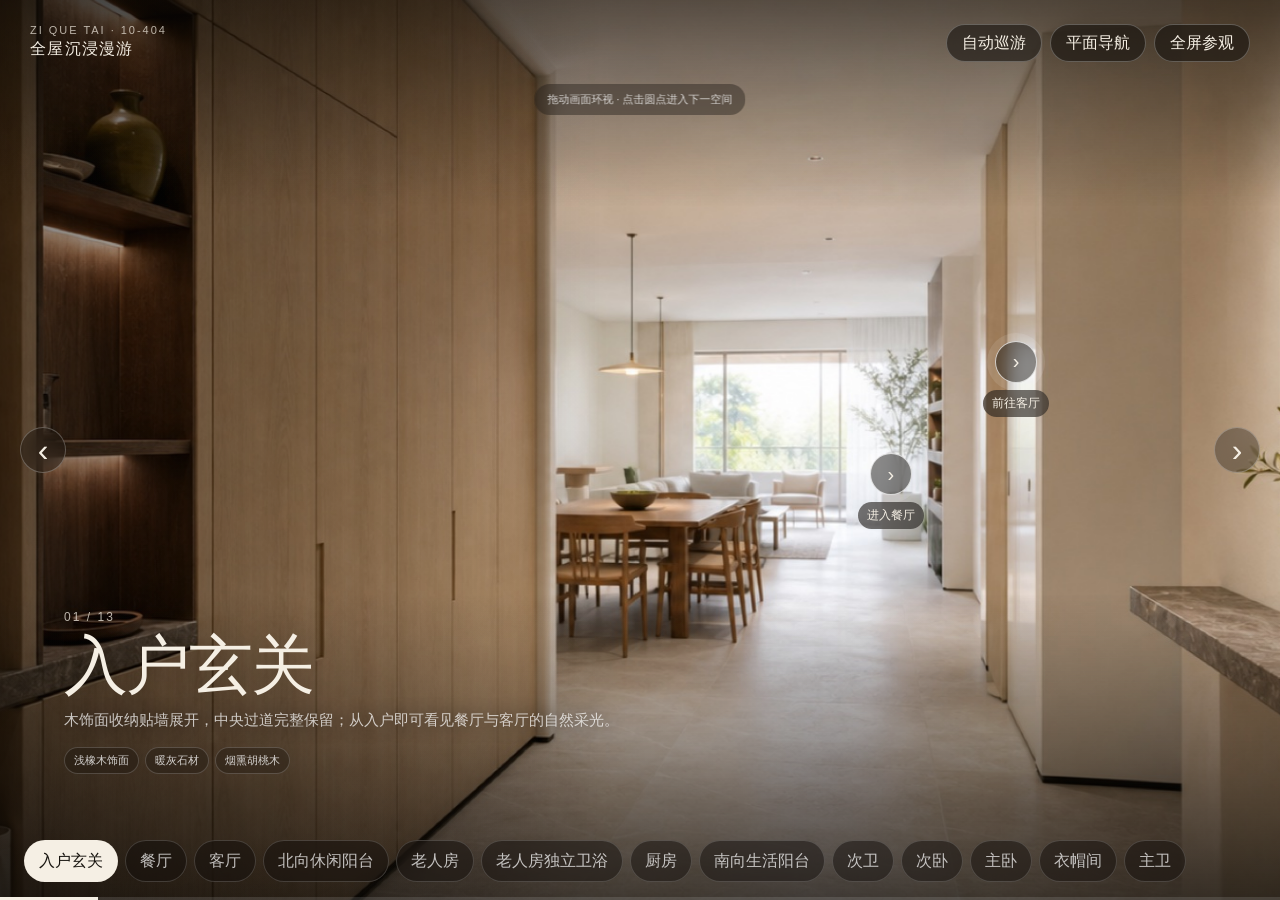
<file: tour-warm-nordic.html>
<!doctype html>
<html lang="zh-CN">
<head>
  <meta charset="utf-8">
  <meta name="viewport" content="width=device-width, initial-scale=1, viewport-fit=cover">
  <meta name="theme-color" content="#1c1813">
  <title>紫阙台10-404 · A版暖木北欧沉浸漫游</title>
</head>
<body>
<div id="ziquetai-tour" class="zt-tour" aria-label="紫阙台10-404沉浸式整屋家装漫游">
  <div class="zt-stage" id="zt-stage">
    <img class="zt-backdrop" id="zt-backdrop" alt="" aria-hidden="true" draggable="false">
    <img class="zt-scene zt-scene-a is-active" id="zt-scene-a" alt="" draggable="false">
    <img class="zt-scene zt-scene-b" id="zt-scene-b" alt="" draggable="false">
    <div class="zt-shade" aria-hidden="true"></div>

    <header class="zt-header">
      <div class="zt-brand">
        <span class="zt-kicker">ZI QUE TAI · 10-404</span>
        <span class="zt-brand-name">全屋沉浸漫游</span>
      </div>
      <div class="zt-actions">
        <button type="button" class="zt-action" id="zt-auto" aria-pressed="false">自动巡游</button>
        <button type="button" class="zt-action" id="zt-plan-toggle" aria-expanded="false">平面导航</button>
        <button type="button" class="zt-action" id="zt-fullscreen">全屏参观</button>
      </div>
    </header>

    <section class="zt-copy" aria-live="polite">
      <div class="zt-count"><span id="zt-index">01</span> / <span id="zt-total">13</span></div>
      <h1 id="zt-title">入户玄关</h1>
      <p id="zt-description"></p>
      <div class="zt-materials" id="zt-materials"></div>
    </section>

    <div class="zt-hotspots" id="zt-hotspots" aria-label="空间跳转点"></div>

    <button type="button" class="zt-arrow zt-prev" id="zt-prev" aria-label="上一个空间">‹</button>
    <button type="button" class="zt-arrow zt-next" id="zt-next" aria-label="下一个空间">›</button>

    <div class="zt-look-hint" id="zt-look-hint">拖动画面环视 · 点击圆点进入下一空间</div>

    <aside class="zt-plan" id="zt-plan" aria-hidden="true">
      <div class="zt-plan-head">
        <div>
          <span class="zt-kicker">FLOOR NAVIGATION</span>
          <strong>按原平面关系选空间</strong>
        </div>
        <button type="button" class="zt-plan-close" id="zt-plan-close" aria-label="关闭平面导航">×</button>
      </div>
      <div class="zt-plan-canvas">
        <img src="assets/designer-plan.jpg" alt="紫阙台10-404设计师平面布置图">
        <div id="zt-plan-points"></div>
      </div>
      <p class="zt-plan-note">效果图用于空间氛围与材质方向确认；墙体、门洞和施工尺寸仍以原始 CAD 与最终施工图为准。</p>
    </aside>

    <nav class="zt-dock" id="zt-dock" aria-label="房间列表"></nav>
    <div class="zt-progress"><span id="zt-progress"></span></div>
  </div>
</div>

<style>
  html, body {
    width: 100%;
    height: 100%;
    margin: 0;
    overflow: hidden;
    background: #1c1813;
  }

  #ziquetai-tour {
    --zt-ivory: #f5efe4;
    --zt-ink: #17140f;
    --zt-glass: rgba(20, 17, 13, .58);
    --zt-line: rgba(255, 255, 255, .26);
    --zt-soft: rgba(255, 255, 255, .72);
    width: 100%;
    color: var(--zt-ivory);
    font-family: -apple-system, BlinkMacSystemFont, "PingFang SC", "Microsoft YaHei", sans-serif;
  }

  #ziquetai-tour * { box-sizing: border-box; }

  #ziquetai-tour .zt-stage {
    position: relative;
    width: 100%;
    height: 100svh;
    min-height: 620px;
    overflow: hidden;
    isolation: isolate;
    background: #1c1813;
    touch-action: none;
    user-select: none;
  }

  #ziquetai-tour .zt-scene {
    position: absolute;
    inset: -4%;
    width: 108%;
    height: 108%;
    object-fit: cover;
    opacity: 0;
    transform: translate3d(var(--pan-x, 0%), var(--pan-y, 0%), 0) scale(1.055);
    transition: opacity .9s ease, transform 1.2s cubic-bezier(.2,.7,.2,1);
    will-change: opacity, transform;
    pointer-events: none;
    z-index: 1;
  }

  #ziquetai-tour .zt-backdrop {
    display: none;
    position: absolute;
    inset: -8%;
    z-index: 0;
    width: 116%;
    height: 116%;
    object-fit: cover;
    filter: blur(30px) brightness(.52) saturate(.82);
    transform: scale(1.08);
    pointer-events: none;
  }

  #ziquetai-tour .zt-scene.is-active { opacity: 1; }
  #ziquetai-tour .zt-scene.is-drifting { animation: zt-drift 16s ease-in-out infinite alternate; }

  @keyframes zt-drift {
    from { transform: translate3d(-1.1%, -.4%, 0) scale(1.07); }
    to { transform: translate3d(1.1%, .35%, 0) scale(1.09); }
  }

  #ziquetai-tour .zt-shade {
    position: absolute;
    inset: 0;
    z-index: 2;
    pointer-events: none;
    background:
      linear-gradient(180deg, rgba(7,6,4,.55) 0%, transparent 23%),
      linear-gradient(90deg, rgba(7,6,4,.50) 0%, transparent 47%),
      linear-gradient(0deg, rgba(7,6,4,.72) 0%, transparent 34%);
  }

  #ziquetai-tour .zt-header {
    position: absolute;
    z-index: 8;
    inset: 0 0 auto 0;
    display: flex;
    align-items: flex-start;
    justify-content: space-between;
    gap: 20px;
    padding: 24px 30px;
    pointer-events: none;
  }

  #ziquetai-tour .zt-brand { display: grid; gap: 3px; }
  #ziquetai-tour .zt-kicker {
    font-size: 11px;
    letter-spacing: .18em;
    opacity: .72;
  }
  #ziquetai-tour .zt-brand-name { font-size: 16px; font-weight: 500; letter-spacing: .08em; }
  #ziquetai-tour .zt-actions { display: flex; flex-wrap: wrap; justify-content: flex-end; gap: 8px; pointer-events: auto; }
  #ziquetai-tour button { font: inherit; }
  #ziquetai-tour .zt-action,
  #ziquetai-tour .zt-plan-close {
    border: 1px solid var(--zt-line);
    background: var(--zt-glass);
    color: var(--zt-ivory);
    border-radius: 999px;
    min-height: 38px;
    padding: 0 15px;
    cursor: pointer;
    backdrop-filter: blur(16px);
    -webkit-backdrop-filter: blur(16px);
  }
  #ziquetai-tour .zt-action:hover,
  #ziquetai-tour .zt-action[aria-pressed="true"] { background: rgba(245,239,228,.20); }

  #ziquetai-tour .zt-copy {
    position: absolute;
    z-index: 5;
    left: clamp(24px, 5vw, 76px);
    bottom: 126px;
    max-width: min(580px, 63vw);
    pointer-events: none;
  }
  #ziquetai-tour .zt-count { font-size: 12px; letter-spacing: .17em; opacity: .74; }
  #ziquetai-tour .zt-copy h1 {
    margin: 8px 0 9px;
    font-size: clamp(34px, 5vw, 70px);
    line-height: 1.04;
    font-weight: 400;
    letter-spacing: -.025em;
    text-shadow: 0 2px 28px rgba(0,0,0,.24);
  }
  #ziquetai-tour .zt-copy p {
    margin: 0;
    max-width: 560px;
    font-size: clamp(13px, 1.15vw, 16px);
    line-height: 1.7;
    color: var(--zt-soft);
    text-shadow: 0 1px 16px rgba(0,0,0,.5);
  }
  #ziquetai-tour .zt-materials { display: flex; flex-wrap: wrap; gap: 6px; margin-top: 14px; }
  #ziquetai-tour .zt-materials span {
    padding: 5px 9px;
    border: 1px solid rgba(255,255,255,.18);
    border-radius: 999px;
    background: rgba(16,13,10,.28);
    font-size: 11px;
    color: rgba(255,255,255,.78);
    backdrop-filter: blur(10px);
  }

  #ziquetai-tour .zt-arrow {
    position: absolute;
    z-index: 7;
    top: 50%;
    width: 46px;
    height: 46px;
    margin-top: -23px;
    border: 1px solid var(--zt-line);
    border-radius: 50%;
    background: rgba(16,13,10,.32);
    color: var(--zt-ivory);
    font-size: 32px;
    line-height: 1;
    cursor: pointer;
    backdrop-filter: blur(12px);
  }
  #ziquetai-tour .zt-prev { left: 20px; }
  #ziquetai-tour .zt-next { right: 20px; }

  #ziquetai-tour .zt-hotspots { position: absolute; inset: 82px 70px 112px; z-index: 6; pointer-events: none; }
  #ziquetai-tour .zt-hotspot {
    position: absolute;
    transform: translate(-50%, -50%);
    display: grid;
    justify-items: center;
    gap: 7px;
    border: 0;
    padding: 0;
    background: transparent;
    color: var(--zt-ivory);
    cursor: pointer;
    pointer-events: auto;
  }
  #ziquetai-tour .zt-hotspot-dot {
    display: grid;
    place-items: center;
    width: 42px;
    height: 42px;
    border: 1px solid rgba(255,255,255,.72);
    border-radius: 50%;
    background: rgba(18,15,11,.48);
    box-shadow: 0 0 0 8px rgba(255,255,255,.10);
    font-size: 20px;
    animation: zt-pulse 2.4s ease-in-out infinite;
    backdrop-filter: blur(8px);
  }
  #ziquetai-tour .zt-hotspot-label {
    padding: 5px 9px;
    border-radius: 999px;
    background: rgba(18,15,11,.56);
    font-size: 12px;
    white-space: nowrap;
    backdrop-filter: blur(10px);
  }
  @keyframes zt-pulse { 50% { box-shadow: 0 0 0 13px rgba(255,255,255,.03); } }

  #ziquetai-tour .zt-look-hint {
    position: absolute;
    z-index: 6;
    left: 50%;
    top: 84px;
    transform: translateX(-50%);
    padding: 8px 13px;
    border-radius: 999px;
    background: rgba(16,13,10,.36);
    color: rgba(255,255,255,.76);
    font-size: 11px;
    backdrop-filter: blur(10px);
    transition: opacity .5s ease;
    pointer-events: none;
  }

  #ziquetai-tour .zt-dock {
    position: absolute;
    z-index: 8;
    left: 0;
    right: 0;
    bottom: 18px;
    display: flex;
    gap: 7px;
    padding: 0 24px;
    overflow-x: auto;
    scrollbar-width: none;
    pointer-events: auto;
  }
  #ziquetai-tour .zt-dock::-webkit-scrollbar { display: none; }
  #ziquetai-tour .zt-room {
    flex: 0 0 auto;
    min-height: 42px;
    padding: 0 14px;
    border: 1px solid rgba(255,255,255,.17);
    border-radius: 999px;
    background: rgba(16,13,10,.46);
    color: rgba(255,255,255,.72);
    cursor: pointer;
    white-space: nowrap;
    backdrop-filter: blur(14px);
  }
  #ziquetai-tour .zt-room.is-active { background: var(--zt-ivory); color: var(--zt-ink); border-color: transparent; }
  #ziquetai-tour .zt-progress { position: absolute; z-index: 9; left: 0; right: 0; bottom: 0; height: 3px; background: rgba(255,255,255,.12); }
  #ziquetai-tour .zt-progress span { display: block; width: 0; height: 100%; background: var(--zt-ivory); transition: width .35s ease; }

  #ziquetai-tour .zt-plan {
    position: absolute;
    z-index: 12;
    top: 0;
    right: 0;
    width: min(560px, 92vw);
    height: 100%;
    padding: 24px;
    background: rgba(22,19,15,.92);
    backdrop-filter: blur(24px);
    transform: translateX(102%);
    transition: transform .45s cubic-bezier(.2,.8,.2,1);
    overflow-y: auto;
    pointer-events: auto;
  }
  #ziquetai-tour .zt-plan.is-open { transform: translateX(0); }
  #ziquetai-tour .zt-plan-head { display: flex; align-items: center; justify-content: space-between; gap: 16px; margin-bottom: 18px; }
  #ziquetai-tour .zt-plan-head > div { display: grid; gap: 5px; }
  #ziquetai-tour .zt-plan-close { width: 40px; padding: 0; font-size: 25px; }
  #ziquetai-tour .zt-plan-canvas { position: relative; width: 100%; background: #f1eee7; border-radius: 18px; overflow: hidden; }
  #ziquetai-tour .zt-plan-canvas img { display: block; width: 100%; height: auto; opacity: .9; }
  #ziquetai-tour .zt-map-point {
    position: absolute;
    transform: translate(-50%, -50%);
    width: 18px;
    height: 18px;
    padding: 0;
    border: 2px solid #fff;
    border-radius: 50%;
    background: #8f6b43;
    box-shadow: 0 2px 10px rgba(0,0,0,.28);
    cursor: pointer;
  }
  #ziquetai-tour .zt-map-point.is-active { width: 24px; height: 24px; background: #71805d; }
  #ziquetai-tour .zt-map-point::after {
    content: attr(aria-label);
    position: absolute;
    left: 50%;
    bottom: 24px;
    transform: translateX(-50%);
    padding: 4px 7px;
    border-radius: 5px;
    background: rgba(20,17,13,.88);
    color: #fff;
    font-size: 10px;
    white-space: nowrap;
    opacity: 0;
    pointer-events: none;
  }
  #ziquetai-tour .zt-map-point:hover::after,
  #ziquetai-tour .zt-map-point:focus-visible::after { opacity: 1; }
  #ziquetai-tour .zt-plan-note { margin: 14px 2px 0; color: rgba(255,255,255,.62); font-size: 12px; line-height: 1.7; }

  @media (max-width: 720px), (max-height: 520px) {
    #ziquetai-tour .zt-stage { min-height: 100svh; overflow: clip; }
    #ziquetai-tour .zt-backdrop { display: block; }
    #ziquetai-tour .zt-scene {
      inset: 0;
      width: 100%;
      height: 100%;
      object-fit: contain;
      transform: none !important;
    }
    #ziquetai-tour .zt-scene.is-drifting { animation: none; }
    #ziquetai-tour .zt-shade {
      background:
        linear-gradient(180deg, rgba(7,6,4,.68) 0%, rgba(7,6,4,.18) 24%, transparent 42%),
        linear-gradient(0deg, rgba(7,6,4,.82) 0%, rgba(7,6,4,.30) 28%, transparent 45%);
    }
    #ziquetai-tour .zt-header { padding: max(14px, env(safe-area-inset-top)) 14px 0; align-items: flex-start; }
    #ziquetai-tour .zt-kicker { font-size: 9px; letter-spacing: .08em; white-space: nowrap; }
    #ziquetai-tour .zt-brand-name { font-size: 14px; }
    #ziquetai-tour .zt-actions { max-width: 205px; gap: 5px; }
    #ziquetai-tour .zt-action { min-height: 34px; padding: 0 10px; font-size: 11px; }
    #ziquetai-tour .zt-copy { left: 16px; bottom: calc(76px + env(safe-area-inset-bottom)); max-width: calc(100vw - 32px); }
    #ziquetai-tour .zt-copy h1 { margin: 5px 0 6px; font-size: 31px; }
    #ziquetai-tour .zt-copy p { max-width: 100%; font-size: 12px; line-height: 1.5; }
    #ziquetai-tour .zt-materials { display: none; }
    #ziquetai-tour .zt-arrow { top: 48%; width: 40px; height: 40px; font-size: 28px; }
    #ziquetai-tour .zt-prev { left: 10px; }
    #ziquetai-tour .zt-next { right: 10px; }
    #ziquetai-tour .zt-hotspots,
    #ziquetai-tour .zt-look-hint { display: none; }
    #ziquetai-tour .zt-dock { padding: 0 12px; bottom: calc(12px + env(safe-area-inset-bottom)); }
    #ziquetai-tour .zt-room { min-height: 36px; padding: 0 11px; font-size: 12px; }
    #ziquetai-tour .zt-plan { padding: 18px; }
  }

  @media (max-height: 520px) and (min-width: 721px) {
    #ziquetai-tour .zt-scene { inset: 52px 0 48px; height: calc(100% - 100px); }
    #ziquetai-tour .zt-header { padding: 9px 12px 0; }
    #ziquetai-tour .zt-actions { max-width: none; flex-wrap: nowrap; }
    #ziquetai-tour .zt-copy { display: none; }
    #ziquetai-tour .zt-dock { bottom: 7px; }
    #ziquetai-tour .zt-room { min-height: 33px; }
  }

  @media (prefers-reduced-motion: reduce) {
    #ziquetai-tour .zt-scene,
    #ziquetai-tour .zt-plan,
    #ziquetai-tour .zt-progress span { transition-duration: .01ms; }
    #ziquetai-tour .zt-scene.is-drifting,
    #ziquetai-tour .zt-hotspot-dot { animation: none; }
  }
</style>

<script>
(() => {
  const root = document.getElementById('ziquetai-tour');
  if (!root) return;

  const scenes = [
    { id:'entry', name:'入户玄关', zone:'公共区', image:'assets/tour-web/entry.jpg', map:[67,54], desc:'木饰面收纳贴墙展开，中央过道完整保留；从入户即可看见餐厅与客厅的自然采光。', mats:['浅橡木饰面','暖灰石材','烟熏胡桃木'], links:[['dining',72,58,'进入餐厅'],['living',83,42,'前往客厅']] },
    { id:'dining', name:'餐厅', zone:'公共区', image:'assets/tour-web/dining.jpg', map:[50,64], desc:'六人餐桌连接客厅与厨房，整墙餐边柜承担收纳，灯光与木色保持克制。', mats:['烟熏胡桃木','浅橡木柜体','奶油吊灯'], links:[['living',24,45,'进入客厅'],['kitchen',76,46,'进入厨房']] },
    { id:'living', name:'客厅', zone:'公共区', image:'assets/tour-web/living.jpg', map:[59,28], desc:'以木饰面电视墙、奶油模块沙发和低饱和织物建立主空间，通往北阳台的路线保持通透。', mats:['胡桃木饰面','奶油织物','暖灰石材'], links:[['north-balcony',52,43,'走向北阳台'],['dining',18,70,'返回餐厅']] },
    { id:'north-balcony', name:'北向休闲阳台', zone:'公共区', image:'assets/tour-web/north-balcony.jpg', map:[58,8], desc:'长条浅进深阳台以轻量座椅和端景植物为主，不堆砌家具，保留整面采光。', mats:['暖灰石材','浅橡木花箱','户外编织'], links:[['living',17,52,'回到客厅']] },
    { id:'elder-bedroom', name:'老人房', zone:'长辈套房', image:'assets/tour-web/elder-bedroom.jpg', map:[76,27], desc:'舒适床高、圆角家具、无门槛动线与夜间感应照明，兼顾尊严、安静和长期安全。', mats:['浅橡木饰面','柔软织物','防眩光照明'], links:[['elder-ensuite',18,43,'进入独立卫浴'],['living',64,68,'前往客厅']] },
    { id:'elder-ensuite', name:'老人房独立卫浴', zone:'长辈套房', image:'assets/tour-web/elder-ensuite.jpg', map:[72,41], desc:'无门槛淋浴、坐凳与扶手被自然融入极简空间，使用防滑石材和温和的木色。', mats:['防滑石材','微水泥','拉丝古铜'], links:[['elder-bedroom',14,56,'返回老人房']] },
    { id:'kitchen', name:'厨房', zone:'家务区', image:'assets/tour-web/kitchen.jpg', map:[62,74], desc:'紧凑而高效的柜体系统将电器和储物整合到顶，玻璃移门兼顾通透与控油烟。', mats:['暖白柜门','浅橡木高柜','暖白石英石'], links:[['dining',14,54,'返回餐厅'],['south-balcony',53,42,'进入生活阳台']] },
    { id:'south-balcony', name:'南向生活阳台', zone:'家务区', image:'assets/tour-web/south-utility-balcony.jpg', map:[47,83], desc:'洗烘、清洁、扫地机器人和宠物设施被收纳进统一柜体，明亮且容易维护。', mats:['耐水木饰面','防滑砖','暖白石英石'], links:[['kitchen',14,46,'返回厨房']] },
    { id:'secondary-bathroom', name:'次卫', zone:'次卧区', image:'assets/tour-web/secondary-bathroom.jpg', map:[34,69], desc:'狭长空间按洗漱、如厕、淋浴顺序展开，干湿分离但不压缩视觉宽度。', mats:['浅色水磨石','橡木浴室柜','烟熏木壁龛'], links:[['secondary-bedroom',26,60,'进入次卧'],['entry',75,60,'返回过道']] },
    { id:'secondary-bedroom', name:'次卧', zone:'次卧区', image:'assets/tour-web/secondary-bedroom.jpg', map:[25,66], desc:'床、书桌和整墙储物形成完整成长型房间，橄榄绿只作为局部点缀。', mats:['浅橡木饰面','暖白柜体','低饱和橄榄绿'], links:[['secondary-bathroom',20,58,'前往次卫'],['entry',82,62,'返回过道']] },
    { id:'primary-bedroom', name:'主卧', zone:'主卧套房', image:'assets/tour-web/primary-bedroom.jpg', map:[21,27], desc:'连续木饰面床头、柔软靠包与低位照明营造安静感，衣帽间入口保持清晰。', mats:['橡木护墙','胡桃木格栅','人字拼木地板'], links:[['walk-in-closet',76,46,'进入衣帽间'],['primary-bathroom',18,56,'进入主卫']] },
    { id:'walk-in-closet', name:'衣帽间', zone:'主卧套房', image:'assets/tour-web/walk-in-closet.jpg', map:[34,30], desc:'封闭柜门与少量玻璃展示结合，梳妆位嵌入柜体，中央过道不被岛台占用。', mats:['浅橡木柜门','烟熏玻璃','拉丝古铜'], links:[['primary-bedroom',19,46,'返回主卧'],['primary-bathroom',80,46,'前往主卫']] },
    { id:'primary-bathroom', name:'主卫', zone:'主卧套房', image:'assets/tour-web/primary-bathroom.jpg', map:[23,44], desc:'双台盆、无门槛淋浴和整面镜柜统一在低对比石材中，保持安静、耐用和整洁。', mats:['暖灰石材','橡木浴室柜','拉丝古铜'], links:[['walk-in-closet',16,58,'返回衣帽间'],['primary-bedroom',76,58,'返回主卧']] }
  ];

  const byId = Object.fromEntries(scenes.map((s, i) => [s.id, { ...s, index:i }]));
  const stage = root.querySelector('#zt-stage');
  const backdrop = root.querySelector('#zt-backdrop');
  const imgA = root.querySelector('#zt-scene-a');
  const imgB = root.querySelector('#zt-scene-b');
  const title = root.querySelector('#zt-title');
  const description = root.querySelector('#zt-description');
  const materials = root.querySelector('#zt-materials');
  const indexLabel = root.querySelector('#zt-index');
  const totalLabel = root.querySelector('#zt-total');
  const progress = root.querySelector('#zt-progress');
  const hotspots = root.querySelector('#zt-hotspots');
  const dock = root.querySelector('#zt-dock');
  const plan = root.querySelector('#zt-plan');
  const planPoints = root.querySelector('#zt-plan-points');
  const planToggle = root.querySelector('#zt-plan-toggle');
  const planClose = root.querySelector('#zt-plan-close');
  const autoButton = root.querySelector('#zt-auto');
  const lookHint = root.querySelector('#zt-look-hint');
  let activeIndex = 0;
  let front = imgA;
  let back = imgB;
  let autoTimer = null;
  let isAuto = false;
  let dragging = false;
  let dragStart = null;
  let pan = { x:0, y:0 };

  totalLabel.textContent = String(scenes.length).padStart(2,'0');

  function roomButton(scene, i) {
    const b = document.createElement('button');
    b.type = 'button';
    b.className = 'zt-room';
    b.textContent = scene.name;
    b.dataset.index = i;
    b.addEventListener('click', () => show(i));
    dock.appendChild(b);
  }

  function mapButton(scene, i) {
    const b = document.createElement('button');
    b.type = 'button';
    b.className = 'zt-map-point';
    b.style.left = scene.map[0] + '%';
    b.style.top = scene.map[1] + '%';
    b.setAttribute('aria-label', scene.name);
    b.dataset.index = i;
    b.addEventListener('click', () => { show(i); closePlan(); });
    planPoints.appendChild(b);
  }

  scenes.forEach((scene, i) => { roomButton(scene, i); mapButton(scene, i); });

  function setSceneImage(image, scene) {
    image.src = scene.image;
    image.alt = scene.name + '家装效果图';
    image.style.setProperty('--pan-x', '0%');
    image.style.setProperty('--pan-y', '0%');
  }

  function renderHotspots(scene) {
    hotspots.replaceChildren();
    scene.links.forEach(([target, x, y, label]) => {
      const b = document.createElement('button');
      b.type = 'button';
      b.className = 'zt-hotspot';
      b.style.left = x + '%';
      b.style.top = y + '%';
      b.innerHTML = '<span class="zt-hotspot-dot" aria-hidden="true">›</span><span class="zt-hotspot-label"></span>';
      b.querySelector('.zt-hotspot-label').textContent = label;
      b.setAttribute('aria-label', label);
      b.addEventListener('click', (event) => { event.stopPropagation(); show(byId[target].index); });
      hotspots.appendChild(b);
    });
  }

  function show(index, immediate = false) {
    activeIndex = (index + scenes.length) % scenes.length;
    stage.scrollTop = 0;
    const scene = scenes[activeIndex];
    backdrop.src = scene.image;
    pan = { x:0, y:0 };
    const incoming = back;
    const outgoing = front;
    const activate = () => {
      outgoing.classList.remove('is-active','is-drifting');
      incoming.classList.add('is-active','is-drifting');
      front = incoming;
      back = outgoing;
    };
    setSceneImage(incoming, scene);
    incoming.onload = activate;
    if (immediate || incoming.complete) activate();
    title.textContent = scene.name;
    description.textContent = scene.desc;
    indexLabel.textContent = String(activeIndex + 1).padStart(2,'0');
    progress.style.width = ((activeIndex + 1) / scenes.length * 100) + '%';
    materials.replaceChildren(...scene.mats.map(text => { const s=document.createElement('span'); s.textContent=text; return s; }));
    renderHotspots(scene);
    root.querySelectorAll('.zt-room').forEach((b, i) => b.classList.toggle('is-active', i === activeIndex));
    root.querySelectorAll('.zt-map-point').forEach((b, i) => b.classList.toggle('is-active', i === activeIndex));
    const selected = dock.querySelector('[data-index="' + activeIndex + '"]');
    if (selected) {
      const left = selected.offsetLeft - dock.clientWidth / 2 + selected.offsetWidth / 2;
      dock.scrollTo({ left: Math.max(0, left), behavior:'smooth' });
    }
    if (isAuto) restartAuto();
  }

  function openPlan() {
    plan.classList.add('is-open');
    plan.setAttribute('aria-hidden','false');
    planToggle.setAttribute('aria-expanded','true');
  }
  function closePlan() {
    plan.classList.remove('is-open');
    plan.setAttribute('aria-hidden','true');
    planToggle.setAttribute('aria-expanded','false');
  }

  function restartAuto() {
    clearInterval(autoTimer);
    if (!isAuto) return;
    autoTimer = setInterval(() => show(activeIndex + 1), 7200);
  }

  function toggleAuto() {
    isAuto = !isAuto;
    autoButton.setAttribute('aria-pressed', String(isAuto));
    autoButton.textContent = isAuto ? '暂停巡游' : '自动巡游';
    restartAuto();
  }

  root.querySelector('#zt-prev').addEventListener('click', () => show(activeIndex - 1));
  root.querySelector('#zt-next').addEventListener('click', () => show(activeIndex + 1));
  planToggle.addEventListener('click', () => plan.classList.contains('is-open') ? closePlan() : openPlan());
  planClose.addEventListener('click', closePlan);
  autoButton.addEventListener('click', toggleAuto);
  root.querySelector('#zt-fullscreen').addEventListener('click', () => {
    if (!document.fullscreenElement) stage.requestFullscreen?.();
    else document.exitFullscreen?.();
  });

  stage.addEventListener('pointerdown', (event) => {
    if (event.target.closest('button, nav, aside')) return;
    dragging = true;
    dragStart = { x:event.clientX, y:event.clientY, panX:pan.x, panY:pan.y };
    front.classList.remove('is-drifting');
    stage.setPointerCapture?.(event.pointerId);
    lookHint.style.opacity = '0';
  });
  stage.addEventListener('pointermove', (event) => {
    if (!dragging || !dragStart) return;
    const dx = (event.clientX - dragStart.x) / stage.clientWidth * 9;
    const dy = (event.clientY - dragStart.y) / stage.clientHeight * 7;
    pan.x = Math.max(-3.2, Math.min(3.2, dragStart.panX + dx));
    pan.y = Math.max(-2.2, Math.min(2.2, dragStart.panY + dy));
    front.style.setProperty('--pan-x', pan.x + '%');
    front.style.setProperty('--pan-y', pan.y + '%');
  });
  const endDrag = () => { dragging = false; dragStart = null; };
  stage.addEventListener('pointerup', endDrag);
  stage.addEventListener('pointercancel', endDrag);

  document.addEventListener('keydown', (event) => {
    if (event.key === 'ArrowRight') show(activeIndex + 1);
    if (event.key === 'ArrowLeft') show(activeIndex - 1);
    if (event.key === 'Escape') closePlan();
    if (event.key.toLowerCase() === 'm') openPlan();
  });

  setTimeout(() => { lookHint.style.opacity = '0'; }, 5200);
  scenes.slice(1).forEach(scene => { const img = new Image(); img.src = scene.image; });
  show(0, true);
})();
</script>
</body>
</html>
</file>
<file: tour-palette.css>
:root {
  color-scheme: dark;
  font-family: -apple-system, BlinkMacSystemFont, "PingFang SC", "Microsoft YaHei", sans-serif;
  background: #171611;
  color: #fffaf0;
}

* { box-sizing: border-box; }
html, body { width: 100%; height: 100%; margin: 0; overflow: hidden; }
button, a { font: inherit; }

.tour {
  --accent: #b8b15f;
  --glass: rgba(23, 22, 17, .57);
  position: relative;
  width: 100%;
  height: 100svh;
  overflow: hidden;
  isolation: isolate;
  background: #171611;
  user-select: none;
  touch-action: pan-y;
}

.tour[data-variant="sage"] { --accent: #8d9070; }

.backdrop,
.scene {
  position: absolute;
  inset: 0;
  width: 100%;
  height: 100%;
  object-fit: cover;
  pointer-events: none;
}

.backdrop {
  display: none;
  inset: -8%;
  width: 116%;
  height: 116%;
  z-index: -3;
  filter: blur(30px) brightness(.55) saturate(.82);
  transform: scale(1.08);
}

.scene {
  z-index: -2;
  opacity: 0;
  transform: scale(1.035);
  transition: opacity .75s ease, transform 1.3s ease;
}

.scene.active { opacity: 1; transform: scale(1); }

.shade {
  position: absolute;
  inset: 0;
  z-index: -1;
  background:
    linear-gradient(180deg, rgba(9,8,5,.62), transparent 27%),
    linear-gradient(90deg, rgba(9,8,5,.48), transparent 48%),
    linear-gradient(0deg, rgba(9,8,5,.84), transparent 42%);
  pointer-events: none;
}

.topbar {
  position: absolute;
  inset: 0 0 auto;
  display: flex;
  align-items: flex-start;
  justify-content: space-between;
  gap: 18px;
  padding: 22px 28px;
}

.brand { display: grid; gap: 4px; }
.eyebrow { font-size: 10px; letter-spacing: .2em; opacity: .7; }
.brand strong { font-size: 16px; font-weight: 500; letter-spacing: .08em; }
.actions { display: flex; flex-wrap: wrap; justify-content: flex-end; gap: 8px; }

.pill,
.icon-button,
.room-button {
  min-height: 38px;
  border: 1px solid rgba(255,255,255,.25);
  color: #fffaf0;
  background: var(--glass);
  backdrop-filter: blur(14px);
  -webkit-backdrop-filter: blur(14px);
  cursor: pointer;
}

.pill {
  display: inline-flex;
  align-items: center;
  justify-content: center;
  padding: 0 14px;
  border-radius: 999px;
  text-decoration: none;
}

.pill:hover,
.pill[aria-pressed="true"],
.room-button.active { background: color-mix(in srgb, var(--accent) 42%, rgba(20,19,14,.7)); }

.copy {
  position: absolute;
  left: clamp(22px, 5vw, 74px);
  bottom: 118px;
  max-width: min(620px, 66vw);
  text-shadow: 0 2px 24px rgba(0,0,0,.52);
}

.counter { font-size: 11px; letter-spacing: .2em; opacity: .75; }
.copy h1 {
  margin: 7px 0 9px;
  font-size: clamp(36px, 5.4vw, 72px);
  line-height: 1;
  font-weight: 400;
  letter-spacing: -.035em;
}
.copy p { margin: 0; font-size: 14px; line-height: 1.75; color: rgba(255,255,255,.76); }
.materials { display: flex; flex-wrap: wrap; gap: 7px; margin-top: 14px; }
.materials span {
  padding: 5px 9px;
  border: 1px solid rgba(255,255,255,.2);
  border-radius: 999px;
  background: rgba(12,11,8,.28);
  font-size: 11px;
}

.icon-button {
  position: absolute;
  top: 50%;
  width: 46px;
  height: 46px;
  margin-top: -23px;
  border-radius: 50%;
  font-size: 31px;
  line-height: 1;
}
.prev { left: 18px; }
.next { right: 18px; }

.dock {
  position: absolute;
  inset: auto 0 20px;
  display: flex;
  gap: 7px;
  padding: 0 22px;
  overflow-x: auto;
  scrollbar-width: none;
}
.dock::-webkit-scrollbar { display: none; }
.room-button {
  flex: 0 0 auto;
  padding: 0 13px;
  border-radius: 999px;
  white-space: nowrap;
  font-size: 12px;
}

.progress {
  position: absolute;
  inset: auto 0 0;
  height: 3px;
  background: rgba(255,255,255,.11);
}
.progress span {
  display: block;
  width: 0;
  height: 100%;
  background: var(--accent);
  transition: width .45s ease;
}

.plan {
  position: absolute;
  z-index: 20;
  inset: 0;
  display: grid;
  place-items: center;
  padding: 26px;
  background: rgba(10,9,6,.9);
  opacity: 0;
  visibility: hidden;
  transition: opacity .25s ease;
}
.plan.open { opacity: 1; visibility: visible; }
.plan-card { position: relative; width: min(100%, 980px); max-height: 88svh; }
.plan-card img {
  display: block;
  width: 100%;
  max-height: 80svh;
  object-fit: contain;
  border-radius: 18px;
}
.plan-close {
  position: absolute;
  top: 10px;
  right: 10px;
  width: 38px;
  height: 38px;
  border: 1px solid rgba(255,255,255,.26);
  border-radius: 50%;
  color: white;
  background: rgba(18,16,12,.72);
  cursor: pointer;
}

@media (max-width: 720px), (max-height: 520px) {
  .backdrop { display: block; }
  .scene { object-fit: contain; transform: none; }
  .shade {
    background:
      linear-gradient(180deg, rgba(9,8,5,.7), rgba(9,8,5,.16) 28%, transparent 44%),
      linear-gradient(0deg, rgba(9,8,5,.88), rgba(9,8,5,.32) 30%, transparent 48%);
  }
  .topbar { padding: max(13px, env(safe-area-inset-top)) 13px 0; }
  .brand strong { font-size: 14px; }
  .eyebrow { font-size: 9px; letter-spacing: .1em; }
  .actions { max-width: 210px; gap: 5px; }
  .pill { min-height: 34px; padding: 0 10px; font-size: 11px; }
  .copy { left: 15px; bottom: calc(72px + env(safe-area-inset-bottom)); max-width: calc(100vw - 30px); }
  .copy h1 { margin: 4px 0 5px; font-size: 30px; }
  .copy p { font-size: 12px; line-height: 1.5; }
  .materials { display: none; }
  .icon-button { width: 40px; height: 40px; font-size: 27px; }
  .prev { left: 8px; }
  .next { right: 8px; }
  .dock { bottom: calc(11px + env(safe-area-inset-bottom)); padding: 0 11px; }
  .room-button { min-height: 36px; padding: 0 11px; }
}

@media (max-height: 520px) and (min-width: 721px) {
  .scene { inset: 48px 0 46px; height: calc(100% - 94px); object-fit: contain; }
  .backdrop { display: block; }
  .copy { display: none; }
  .topbar { padding: 8px 12px 0; }
  .dock { bottom: 6px; }
}

@media (prefers-reduced-motion: reduce) {
  .scene, .progress span, .plan { transition-duration: .01ms; }
}
</file>
